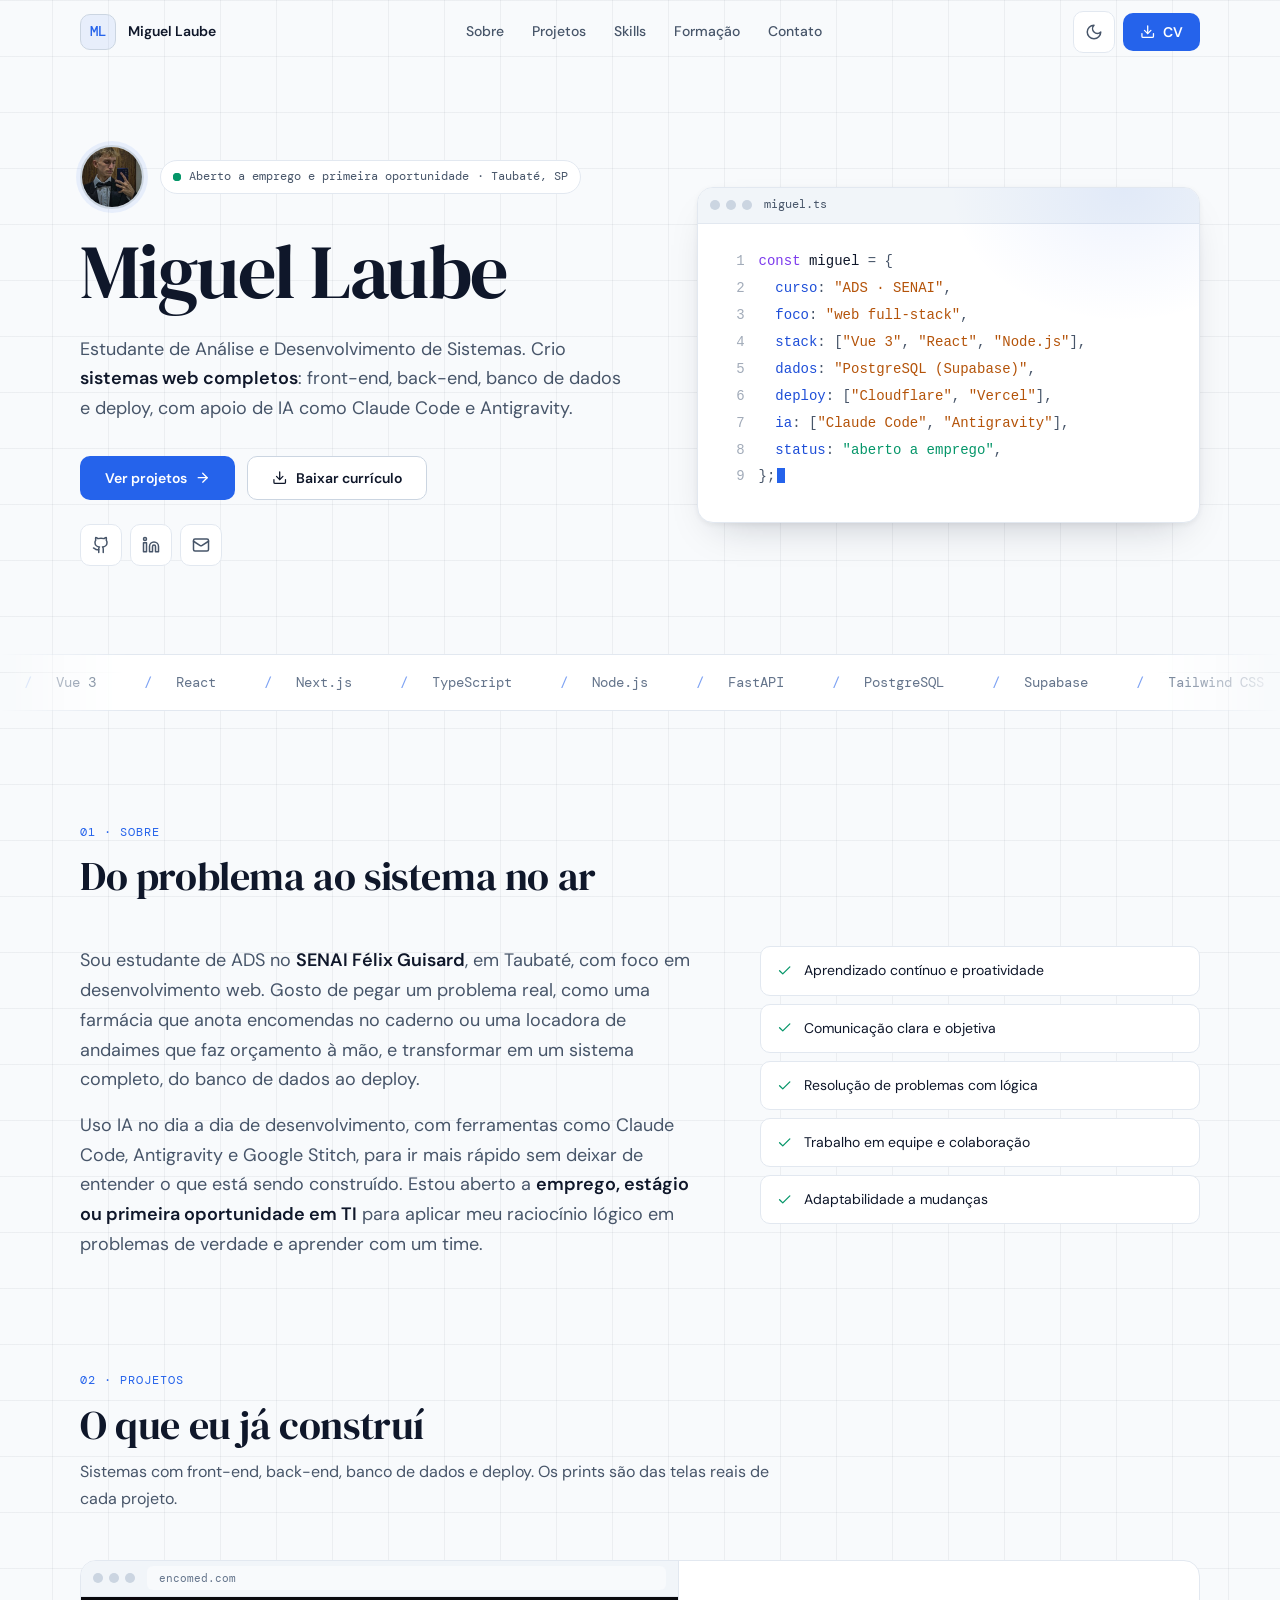
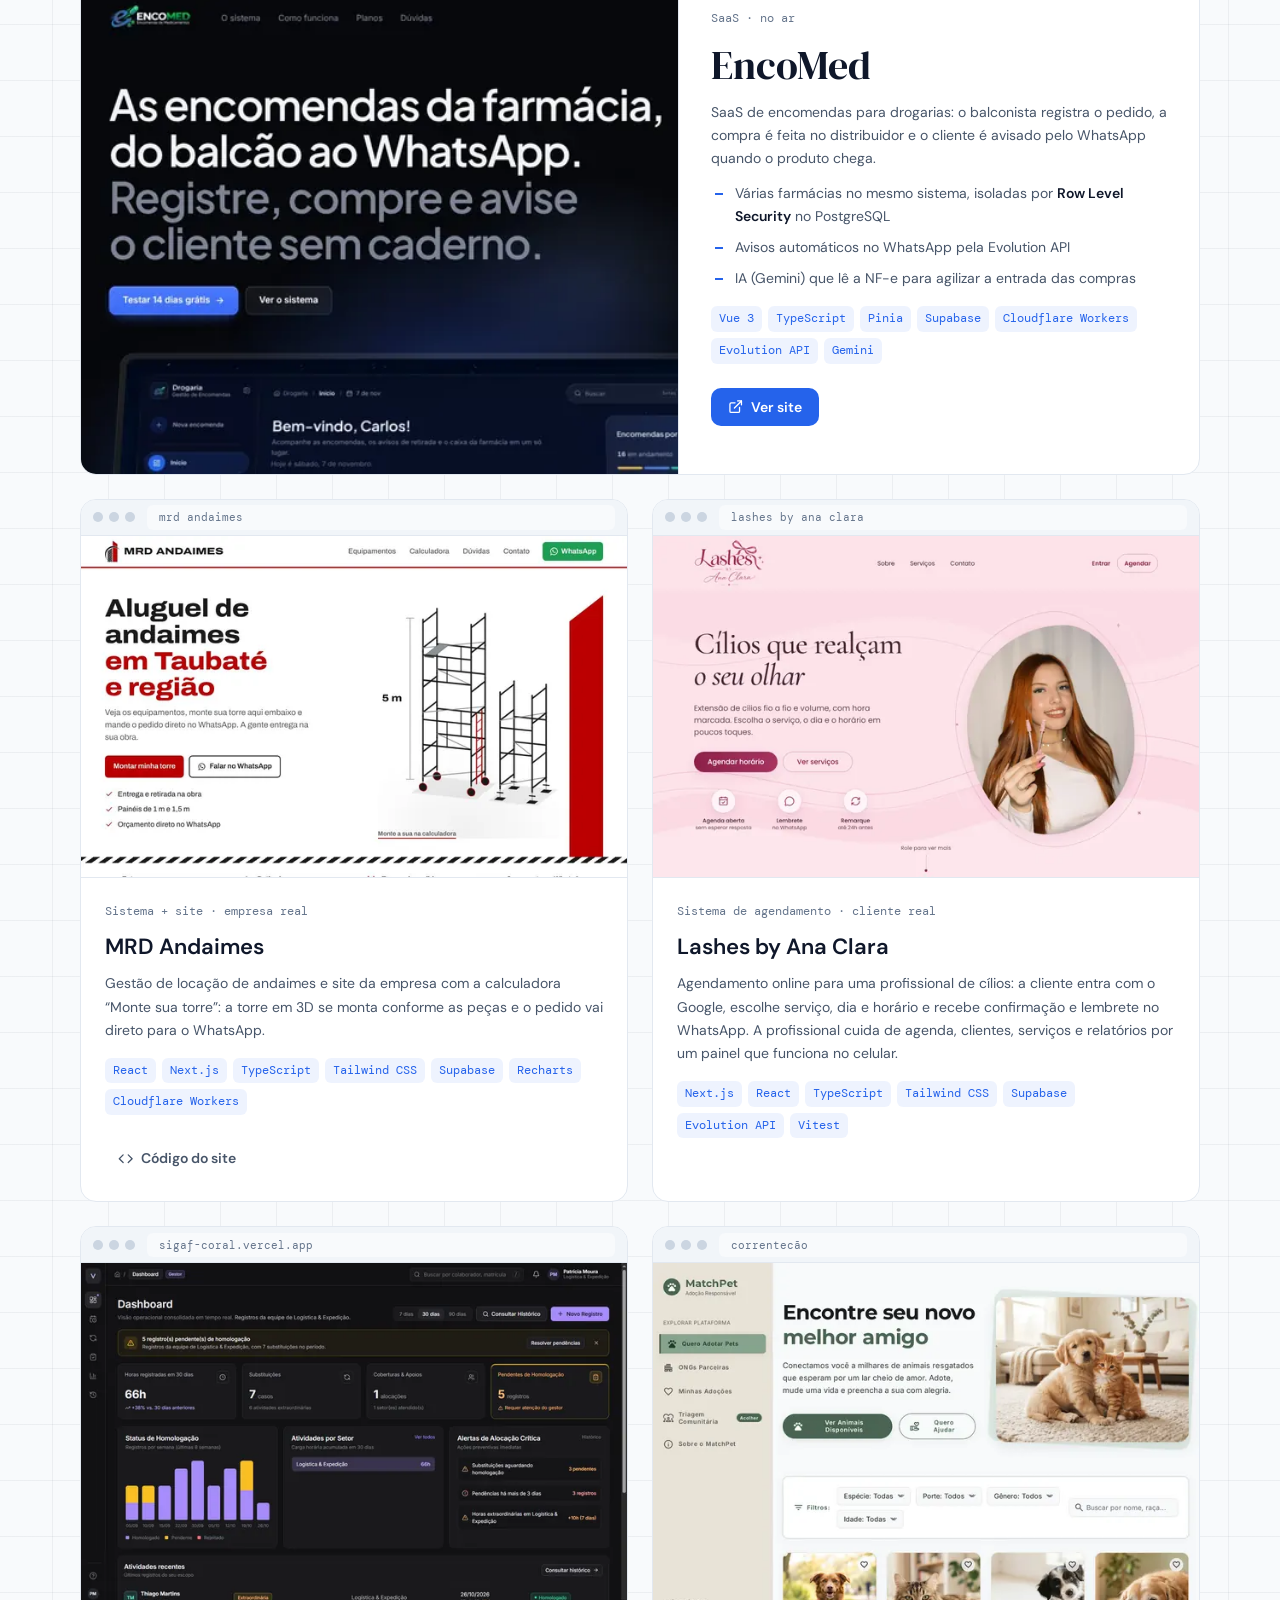
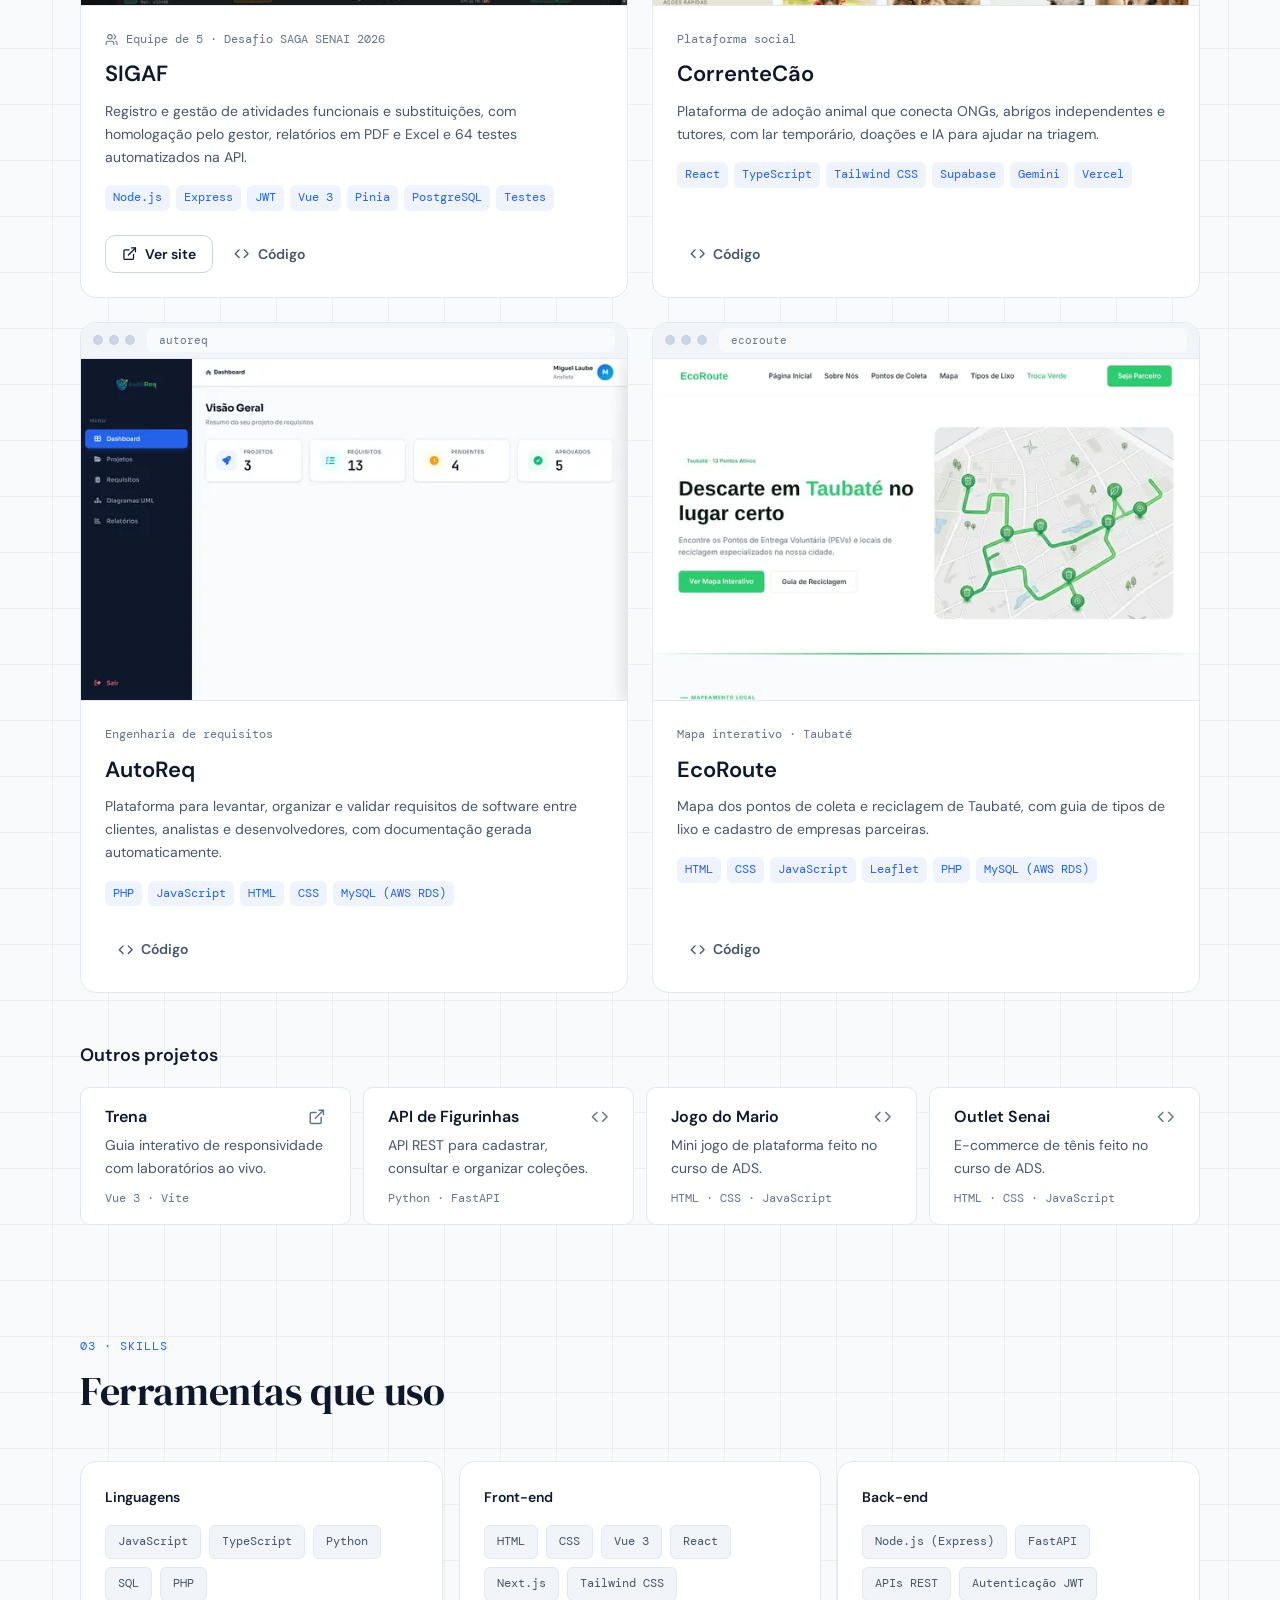
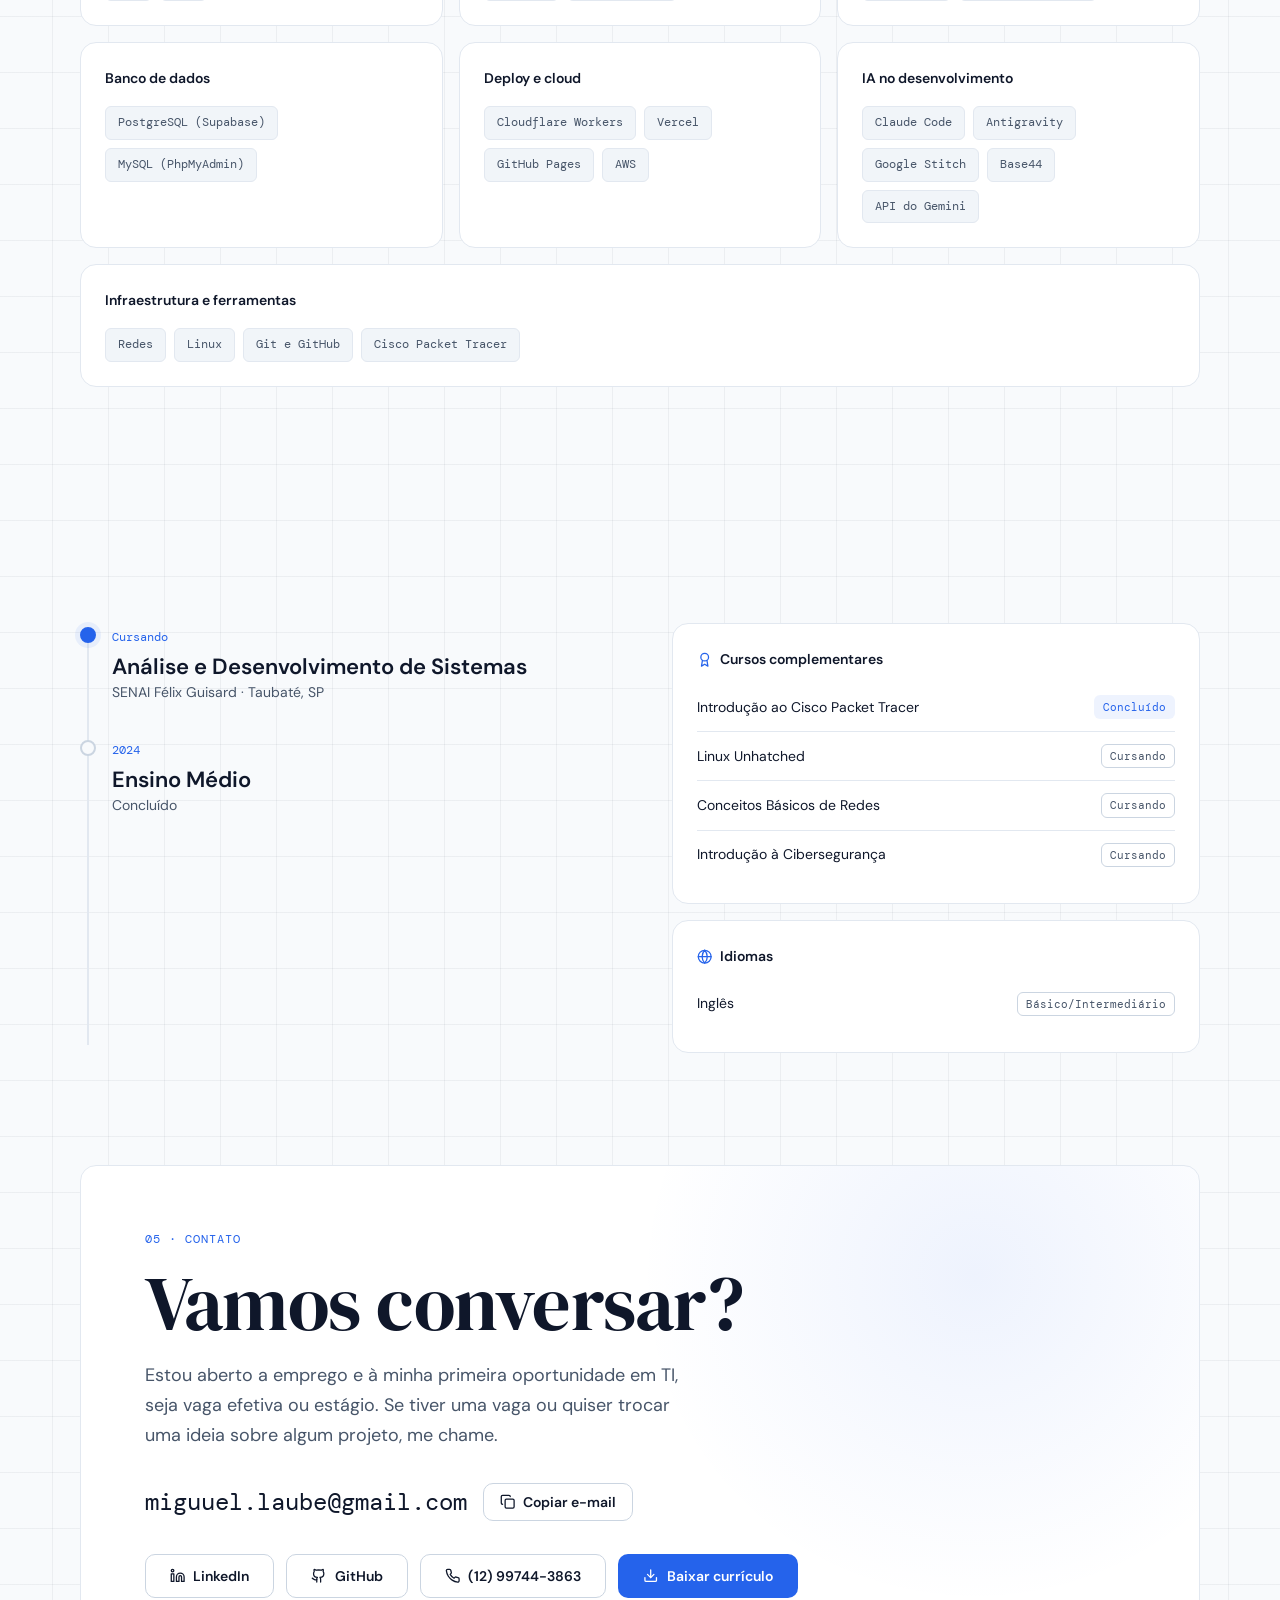
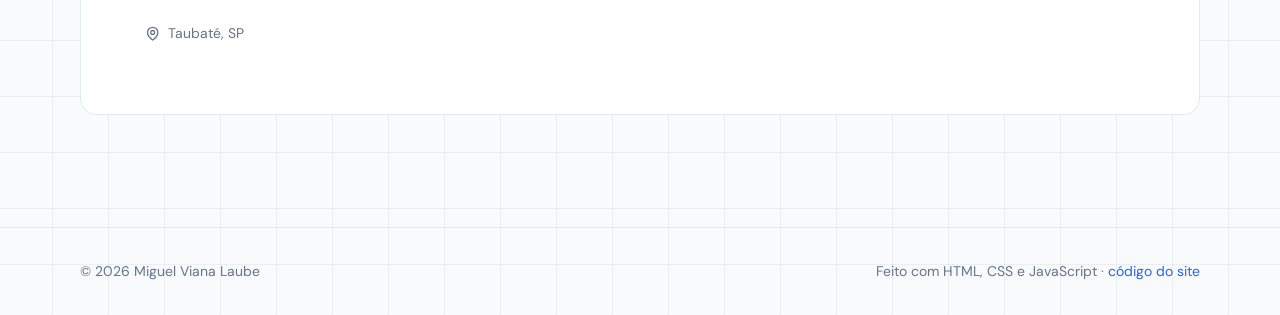
<file: index.html>
<!DOCTYPE html>
<html lang="pt-BR">

<head>
  <meta charset="UTF-8" />
  <meta name="viewport" content="width=device-width, initial-scale=1.0" />
  <title>Miguel Laube · Desenvolvedor Web</title>
  <meta name="description"
    content="Portfólio de Miguel Viana Laube, estudante de ADS no SENAI Félix Guisard (Taubaté, SP). Sistemas web completos: front-end, back-end, banco de dados e deploy." />
  <meta name="theme-color" content="#0a0d14" />
  <meta property="og:type" content="website" />
  <meta property="og:title" content="Miguel Laube · Desenvolvedor Web" />
  <meta property="og:description"
    content="Sistemas web completos: front-end, back-end, banco de dados e deploy. Aberto a estágio, emprego e primeira oportunidade em TI." />
  <meta property="og:image" content="https://miguuellaube.github.io/portifolio/assets/og.png" />
  <meta property="og:url" content="https://miguuellaube.github.io/portifolio/" />
  <meta name="twitter:card" content="summary_large_image" />
  <link rel="icon" href="assets/favicon.svg" type="image/svg+xml" />

  <script>
    // Aplica o tema antes de pintar a página (evita piscar).
    (function () {
      document.documentElement.classList.add('js');
      var t = null;
      try { t = localStorage.getItem('tema'); } catch (e) { }
      if (!t) t = window.matchMedia && matchMedia('(prefers-color-scheme: light)').matches ? 'light' : 'dark';
      document.documentElement.setAttribute('data-theme', t);
    })();
  </script>

  <link rel="preconnect" href="https://fonts.googleapis.com" />
  <link rel="preconnect" href="https://fonts.gstatic.com" crossorigin />
  <link
    href="https://fonts.googleapis.com/css2?family=DM+Mono:wght@400;500&family=DM+Sans:opsz,wght@9..40,400;9..40,500;9..40,600&family=DM+Serif+Display&display=swap"
    rel="stylesheet" />
  <link rel="stylesheet" href="style.css" />
  <script src="script.js" defer></script>
</head>

<body>
  <a class="skip-link" href="#conteudo">Pular para o conteúdo</a>
  <div class="progress" aria-hidden="true"><span></span></div>

  <!-- Ícones (SVG sprite, traço estilo Lucide) -->
  <svg width="0" height="0" style="position:absolute" aria-hidden="true">
    <symbol id="i-github" viewBox="0 0 24 24"><path d="M15 22v-4a4.8 4.8 0 0 0-1-3.5c3 0 6-2 6-5.5.08-1.25-.27-2.48-1-3.5.28-1.15.28-2.35 0-3.5 0 0-1 0-3 1.5-2.64-.5-5.36-.5-8 0C6 2 5 2 5 2c-.3 1.15-.3 2.35 0 3.5A5.4 5.4 0 0 0 4 9c0 3.5 3 5.5 6 5.5-.39.49-.68 1.05-.85 1.65S8.93 17.38 9 18v4"/><path d="M9 18c-4.51 2-5-2-7-2"/></symbol>
    <symbol id="i-linkedin" viewBox="0 0 24 24"><path d="M16 8a6 6 0 0 1 6 6v7h-4v-7a2 2 0 0 0-2-2 2 2 0 0 0-2 2v7h-4v-7a6 6 0 0 1 6-6z"/><rect width="4" height="12" x="2" y="9"/><circle cx="4" cy="4" r="2"/></symbol>
    <symbol id="i-mail" viewBox="0 0 24 24"><rect width="20" height="16" x="2" y="4" rx="2"/><path d="m22 7-8.97 5.7a1.94 1.94 0 0 1-2.06 0L2 7"/></symbol>
    <symbol id="i-phone" viewBox="0 0 24 24"><path d="M22 16.92v3a2 2 0 0 1-2.18 2 19.79 19.79 0 0 1-8.63-3.07 19.5 19.5 0 0 1-6-6 19.79 19.79 0 0 1-3.07-8.67A2 2 0 0 1 4.11 2h3a2 2 0 0 1 2 1.72 12.84 12.84 0 0 0 .7 2.81 2 2 0 0 1-.45 2.11L8.09 9.91a16 16 0 0 0 6 6l1.27-1.27a2 2 0 0 1 2.11-.45 12.84 12.84 0 0 0 2.81.7A2 2 0 0 1 22 16.92z"/></symbol>
    <symbol id="i-download" viewBox="0 0 24 24"><path d="M21 15v4a2 2 0 0 1-2 2H5a2 2 0 0 1-2-2v-4"/><polyline points="7 10 12 15 17 10"/><line x1="12" x2="12" y1="15" y2="3"/></symbol>
    <symbol id="i-arrow" viewBox="0 0 24 24"><path d="M5 12h14"/><path d="m12 5 7 7-7 7"/></symbol>
    <symbol id="i-external" viewBox="0 0 24 24"><path d="M15 3h6v6"/><path d="M10 14 21 3"/><path d="M18 13v6a2 2 0 0 1-2 2H5a2 2 0 0 1-2-2V8a2 2 0 0 1 2-2h6"/></symbol>
    <symbol id="i-code" viewBox="0 0 24 24"><polyline points="16 18 22 12 16 6"/><polyline points="8 6 2 12 8 18"/></symbol>
    <symbol id="i-sun" viewBox="0 0 24 24"><circle cx="12" cy="12" r="4"/><path d="M12 2v2M12 20v2m-7.07-14.07 1.41 1.41m11.32 11.32 1.41 1.41M2 12h2m16 0h2M6.34 17.66l-1.41 1.41M19.07 4.93l-1.41 1.41"/></symbol>
    <symbol id="i-moon" viewBox="0 0 24 24"><path d="M12 3a6 6 0 0 0 9 9 9 9 0 1 1-9-9Z"/></symbol>
    <symbol id="i-menu" viewBox="0 0 24 24"><line x1="4" x2="20" y1="7" y2="7"/><line x1="4" x2="20" y1="12" y2="12"/><line x1="4" x2="20" y1="17" y2="17"/></symbol>
    <symbol id="i-x" viewBox="0 0 24 24"><path d="M18 6 6 18"/><path d="m6 6 12 12"/></symbol>
    <symbol id="i-copy" viewBox="0 0 24 24"><rect width="14" height="14" x="8" y="8" rx="2"/><path d="M4 16c-1.1 0-2-.9-2-2V4c0-1.1.9-2 2-2h10c1.1 0 2 .9 2 2"/></symbol>
    <symbol id="i-check" viewBox="0 0 24 24"><path d="M20 6 9 17l-5-5"/></symbol>
    <symbol id="i-pin" viewBox="0 0 24 24"><path d="M20 10c0 6-8 12-8 12s-8-6-8-12a8 8 0 0 1 16 0Z"/><circle cx="12" cy="10" r="3"/></symbol>
    <symbol id="i-users" viewBox="0 0 24 24"><path d="M16 21v-2a4 4 0 0 0-4-4H6a4 4 0 0 0-4 4v2"/><circle cx="9" cy="7" r="4"/><path d="M22 21v-2a4 4 0 0 0-3-3.87M16 3.13a4 4 0 0 1 0 7.75"/></symbol>
    <symbol id="i-award" viewBox="0 0 24 24"><circle cx="12" cy="8" r="6"/><path d="M15.48 12.89 17 22l-5-3-5 3 1.52-9.11"/></symbol>
    <symbol id="i-globe" viewBox="0 0 24 24"><circle cx="12" cy="12" r="10"/><path d="M12 2a14.5 14.5 0 0 0 0 20 14.5 14.5 0 0 0 0-20"/><path d="M2 12h20"/></symbol>
  </svg>

  <header class="nav" id="nav">
    <div class="nav__inner container">
      <a class="nav__brand" href="#inicio" aria-label="Miguel Laube, início">
        <span class="nav__mono" aria-hidden="true">ML</span>
        <span class="nav__name">Miguel Laube</span>
      </a>

      <nav class="nav__menu" id="menu" aria-label="Principal">
        <ul>
          <li><a href="#sobre">Sobre</a></li>
          <li><a href="#projetos">Projetos</a></li>
          <li><a href="#skills">Skills</a></li>
          <li><a href="#formacao">Formação</a></li>
          <li><a href="#contato">Contato</a></li>
        </ul>
        <a class="btn btn--primary nav__cv-mobile" href="CurriculoMiguelLaube.pdf" download>
          <svg class="icon" aria-hidden="true"><use href="#i-download" /></svg> Baixar currículo
        </a>
      </nav>

      <div class="nav__actions">
        <button class="icon-btn" id="tema" type="button" aria-label="Mudar para tema claro">
          <svg class="icon icon--sun" aria-hidden="true"><use href="#i-sun" /></svg>
          <svg class="icon icon--moon" aria-hidden="true"><use href="#i-moon" /></svg>
        </button>
        <a class="btn btn--primary btn--sm nav__cv" href="CurriculoMiguelLaube.pdf" download>
          <svg class="icon" aria-hidden="true"><use href="#i-download" /></svg> CV
        </a>
        <button class="icon-btn nav__toggle" id="menu-btn" type="button" aria-controls="menu" aria-expanded="false"
          aria-label="Abrir menu">
          <svg class="icon icon--open" aria-hidden="true"><use href="#i-menu" /></svg>
          <svg class="icon icon--close" aria-hidden="true"><use href="#i-x" /></svg>
        </button>
      </div>
    </div>
  </header>

  <main id="conteudo">
    <!-- HERO -->
    <section class="hero container" id="inicio" aria-labelledby="hero-title">
      <div class="hero__text">
        <div class="hero__id intro" style="--d:0">
          <img class="hero__photo" src="foto.jpg" width="200" height="200" alt="Foto de Miguel Laube" />
          <p class="status"><span class="status__dot" aria-hidden="true"></span>Aberto a emprego e primeira oportunidade<span class="status__where"> · Taubaté, SP</span></p>
        </div>

        <h1 class="hero__title intro" id="hero-title" style="--d:1">Miguel Laube</h1>
        <p class="hero__lead intro" style="--d:2">
          Estudante de Análise e Desenvolvimento de Sistemas. Crio <strong>sistemas web completos</strong>:
          front-end, back-end, banco de dados e deploy, com apoio de IA como Claude Code e Antigravity.
        </p>

        <div class="hero__cta intro" style="--d:3">
          <a class="btn btn--primary" href="#projetos">Ver projetos
            <svg class="icon" aria-hidden="true"><use href="#i-arrow" /></svg></a>
          <a class="btn btn--secondary" href="CurriculoMiguelLaube.pdf" download>
            <svg class="icon" aria-hidden="true"><use href="#i-download" /></svg> Baixar currículo</a>
        </div>

        <ul class="hero__social intro" style="--d:4" aria-label="Redes">
          <li><a class="icon-btn" href="https://github.com/MiguuelLaube" target="_blank" rel="noopener"
              aria-label="GitHub"><svg class="icon" aria-hidden="true"><use href="#i-github" /></svg></a></li>
          <li><a class="icon-btn" href="https://www.linkedin.com/in/miguel-laube-67540333a/" target="_blank"
              rel="noopener" aria-label="LinkedIn"><svg class="icon" aria-hidden="true"><use href="#i-linkedin" /></svg></a></li>
          <li><a class="icon-btn" href="mailto:miguuel.laube@gmail.com" aria-label="E-mail"><svg class="icon"
                aria-hidden="true"><use href="#i-mail" /></svg></a></li>
        </ul>
      </div>

      <figure class="code-card intro" style="--d:2" aria-label="Resumo em formato de código">
        <div class="code-card__bar" aria-hidden="true">
          <span class="dots"><i></i><i></i><i></i></span>
          <span class="code-card__tab">miguel.ts</span>
        </div>
        <pre class="code-card__body" id="codigo"><code><span class="ln"><span class="k">const</span> <span class="v">miguel</span> = {</span>
<span class="ln">  <span class="p">curso</span>: <span class="s">"ADS · SENAI"</span>,</span>
<span class="ln">  <span class="p">foco</span>: <span class="s">"web full-stack"</span>,</span>
<span class="ln">  <span class="p">stack</span>: [<span class="s">"Vue 3"</span>, <span class="s">"React"</span>, <span class="s">"Node.js"</span>],</span>
<span class="ln">  <span class="p">dados</span>: <span class="s">"PostgreSQL (Supabase)"</span>,</span>
<span class="ln">  <span class="p">deploy</span>: [<span class="s">"Cloudflare"</span>, <span class="s">"Vercel"</span>],</span>
<span class="ln">  <span class="p">ia</span>: [<span class="s">"Claude Code"</span>, <span class="s">"Antigravity"</span>],</span>
<span class="ln">  <span class="p">status</span>: <span class="s ok">"aberto a emprego"</span>,</span>
<span class="ln">};<span class="caret" aria-hidden="true"></span></span></code></pre>
      </figure>
    </section>

    <!-- FAIXA DE STACK -->
    <div class="marquee" aria-hidden="true">
      <div class="marquee__track">
        <span>Vue 3</span><span>React</span><span>Next.js</span><span>TypeScript</span><span>Node.js</span><span>FastAPI</span><span>PostgreSQL</span><span>Supabase</span><span>Tailwind CSS</span><span>Cloudflare Workers</span><span>Vercel</span><span>AWS</span><span>PHP</span><span>MySQL</span><span>Python</span><span>Git</span>
        <span>Vue 3</span><span>React</span><span>Next.js</span><span>TypeScript</span><span>Node.js</span><span>FastAPI</span><span>PostgreSQL</span><span>Supabase</span><span>Tailwind CSS</span><span>Cloudflare Workers</span><span>Vercel</span><span>AWS</span><span>PHP</span><span>MySQL</span><span>Python</span><span>Git</span>
      </div>
    </div>

    <!-- SOBRE -->
    <section class="section container" id="sobre" aria-labelledby="sobre-title">
      <div class="section__head reveal">
        <p class="eyebrow">01 · Sobre</p>
        <h2 id="sobre-title">Do problema ao sistema no ar</h2>
      </div>
      <div class="about">
        <div class="about__text reveal">
          <p>
            Sou estudante de ADS no <strong>SENAI Félix Guisard</strong>, em Taubaté, com foco em
            desenvolvimento web. Gosto de pegar um problema real, como uma farmácia que anota encomendas no
            caderno ou uma locadora de andaimes que faz orçamento à mão, e transformar em um sistema
            completo, do banco de dados ao deploy.
          </p>
          <p>
            Uso IA no dia a dia de desenvolvimento, com ferramentas como Claude Code, Antigravity e
            Google Stitch, para ir mais rápido sem deixar de entender o que está sendo construído.
            Estou aberto a <strong>emprego, estágio ou primeira oportunidade em TI</strong> para aplicar meu raciocínio lógico em problemas de verdade
            e aprender com um time.
          </p>
        </div>
        <ul class="quals reveal" aria-label="Qualificações">
          <li><svg class="icon" aria-hidden="true"><use href="#i-check" /></svg>Aprendizado contínuo e proatividade</li>
          <li><svg class="icon" aria-hidden="true"><use href="#i-check" /></svg>Comunicação clara e objetiva</li>
          <li><svg class="icon" aria-hidden="true"><use href="#i-check" /></svg>Resolução de problemas com lógica</li>
          <li><svg class="icon" aria-hidden="true"><use href="#i-check" /></svg>Trabalho em equipe e colaboração</li>
          <li><svg class="icon" aria-hidden="true"><use href="#i-check" /></svg>Adaptabilidade a mudanças</li>
        </ul>
      </div>
    </section>

    <!-- PROJETOS -->
    <section class="section container" id="projetos" aria-labelledby="projetos-title">
      <div class="section__head reveal">
        <p class="eyebrow">02 · Projetos</p>
        <h2 id="projetos-title">O que eu já construí</h2>
        <p class="section__sub">Sistemas com front-end, back-end, banco de dados e deploy. Os prints são das telas reais de cada projeto.</p>
      </div>

      <!-- Destaque: EncoMed -->
      <article class="project project--featured reveal">
        <a class="shot" href="https://encomed.com" target="_blank" rel="noopener" tabindex="-1" aria-hidden="true">
          <span class="shot__bar"><span class="dots"><i></i><i></i><i></i></span><span class="shot__url">encomed.com</span></span>
          <span class="shot__img">
            <img src="assets/projetos/encomed.webp"
              srcset="assets/projetos/encomed-640.webp 640w, assets/projetos/encomed.webp 1280w"
              sizes="(min-width: 960px) 620px, 100vw" width="1280" height="800" loading="lazy"
              alt="Página inicial do EncoMed: 'As encomendas da farmácia, do balcão ao WhatsApp', com o painel do sistema abaixo" />
          </span>
        </a>
        <div class="project__body">
          <p class="project__kind">SaaS · no ar</p>
          <h3>EncoMed</h3>
          <p class="project__desc">SaaS de encomendas para drogarias: o balconista registra o pedido, a compra é
            feita no distribuidor e o cliente é avisado pelo WhatsApp quando o produto chega.</p>
          <ul class="project__points">
            <li>Várias farmácias no mesmo sistema, isoladas por <strong>Row Level Security</strong> no PostgreSQL</li>
            <li>Avisos automáticos no WhatsApp pela Evolution API</li>
            <li>IA (Gemini) que lê a NF-e para agilizar a entrada das compras</li>
          </ul>
          <ul class="tags" aria-label="Tecnologias">
            <li>Vue 3</li><li>TypeScript</li><li>Pinia</li><li>Supabase</li><li>Cloudflare Workers</li><li>Evolution API</li><li>Gemini</li>
          </ul>
          <div class="project__links">
            <a class="btn btn--primary btn--sm" href="https://encomed.com" target="_blank" rel="noopener">
              <svg class="icon" aria-hidden="true"><use href="#i-external" /></svg> Ver site</a>
          </div>
        </div>
      </article>

      <div class="projects-grid">
        <!-- MRD Andaimes -->
        <article class="project reveal">
          <a class="shot" href="https://github.com/MiguuelLaube/mrd-adnaimes-site" target="_blank" rel="noopener" tabindex="-1" aria-hidden="true">
            <span class="shot__bar"><span class="dots"><i></i><i></i><i></i></span><span class="shot__url">mrd andaimes</span></span>
            <span class="shot__img">
              <img src="assets/projetos/mrd-andaimes.webp"
                srcset="assets/projetos/mrd-andaimes-640.webp 640w, assets/projetos/mrd-andaimes.webp 1280w"
                sizes="(min-width: 960px) 540px, 100vw" width="1280" height="800" loading="lazy"
                alt="Site da MRD Andaimes: 'Aluguel de andaimes em Taubaté e região' com a torre de andaime em 3D" />
            </span>
          </a>
          <div class="project__body">
            <p class="project__kind">Sistema + site · empresa real</p>
            <h3>MRD Andaimes</h3>
            <p class="project__desc">Gestão de locação de andaimes e site da empresa com a calculadora “Monte sua
              torre”: a torre em 3D se monta conforme as peças e o pedido vai direto para o WhatsApp.</p>
            <ul class="tags" aria-label="Tecnologias">
              <li>React</li><li>Next.js</li><li>TypeScript</li><li>Tailwind CSS</li><li>Supabase</li><li>Recharts</li><li>Cloudflare Workers</li>
            </ul>
            <div class="project__links">
              <a class="btn btn--quiet btn--sm" href="https://github.com/MiguuelLaube/mrd-adnaimes-site" target="_blank" rel="noopener">
                <svg class="icon" aria-hidden="true"><use href="#i-code" /></svg> Código do site</a>
            </div>
          </div>
        </article>

        <!-- Lashes by Ana Clara -->
        <article class="project reveal">
          <div class="shot" aria-hidden="true">
            <span class="shot__bar"><span class="dots"><i></i><i></i><i></i></span><span class="shot__url">lashes by ana clara</span></span>
            <span class="shot__img">
              <img src="assets/projetos/lashes.webp"
                srcset="assets/projetos/lashes-640.webp 640w, assets/projetos/lashes.webp 1280w"
                sizes="(min-width: 960px) 540px, 100vw" width="1280" height="800" loading="lazy"
                alt="Site da Lashes by Ana Clara: 'Cílios que realçam o seu olhar', com botão de agendar horário" />
            </span>
          </div>
          <div class="project__body">
            <p class="project__kind">Sistema de agendamento · cliente real</p>
            <h3>Lashes by Ana Clara</h3>
            <p class="project__desc">Agendamento online para uma profissional de cílios: a cliente entra com o Google,
              escolhe serviço, dia e horário e recebe confirmação e lembrete no WhatsApp. A profissional cuida de agenda,
              clientes, serviços e relatórios por um painel que funciona no celular.</p>
            <ul class="tags" aria-label="Tecnologias">
              <li>Next.js</li><li>React</li><li>TypeScript</li><li>Tailwind CSS</li><li>Supabase</li><li>Evolution API</li><li>Vitest</li>
            </ul>
          </div>
        </article>

        <!-- SIGAF -->
        <article class="project reveal">
          <a class="shot" href="https://sigaf-coral.vercel.app" target="_blank" rel="noopener" tabindex="-1" aria-hidden="true">
            <span class="shot__bar"><span class="dots"><i></i><i></i><i></i></span><span class="shot__url">sigaf-coral.vercel.app</span></span>
            <span class="shot__img">
              <img src="assets/projetos/sigaf.webp"
                srcset="assets/projetos/sigaf-640.webp 640w, assets/projetos/sigaf.webp 1280w"
                sizes="(min-width: 960px) 540px, 100vw" width="1280" height="800" loading="lazy"
                alt="Dashboard do gestor no SIGAF com horas registradas, substituições e gráfico de homologação" />
            </span>
          </a>
          <div class="project__body">
            <p class="project__kind"><svg class="icon" aria-hidden="true"><use href="#i-users" /></svg> Equipe de 5 · Desafio SAGA SENAI 2026</p>
            <h3>SIGAF</h3>
            <p class="project__desc">Registro e gestão de atividades funcionais e substituições, com homologação pelo
              gestor, relatórios em PDF e Excel e 64 testes automatizados na API.</p>
            <ul class="tags" aria-label="Tecnologias">
              <li>Node.js</li><li>Express</li><li>JWT</li><li>Vue 3</li><li>Pinia</li><li>PostgreSQL</li><li>Testes</li>
            </ul>
            <div class="project__links">
              <a class="btn btn--secondary btn--sm" href="https://sigaf-coral.vercel.app" target="_blank" rel="noopener">
                <svg class="icon" aria-hidden="true"><use href="#i-external" /></svg> Ver site</a>
              <a class="btn btn--quiet btn--sm" href="https://github.com/JonathanWillian-hub/SIGAF" target="_blank" rel="noopener">
                <svg class="icon" aria-hidden="true"><use href="#i-code" /></svg> Código</a>
            </div>
          </div>
        </article>

        <!-- CorrenteCão -->
        <article class="project reveal">
          <a class="shot" href="https://github.com/MiguuelLaube/CorreC-o" target="_blank" rel="noopener" tabindex="-1" aria-hidden="true">
            <span class="shot__bar"><span class="dots"><i></i><i></i><i></i></span><span class="shot__url">correntecão</span></span>
            <span class="shot__img">
              <img src="assets/projetos/correntecao.webp"
                srcset="assets/projetos/correntecao-640.webp 640w, assets/projetos/correntecao.webp 1280w"
                sizes="(min-width: 960px) 540px, 100vw" width="1280" height="800" loading="lazy"
                alt="Tela de adoção do CorrenteCão: 'Encontre seu novo melhor amigo', com filtros e cards de cães e gatos" />
            </span>
          </a>
          <div class="project__body">
            <p class="project__kind">Plataforma social</p>
            <h3>CorrenteCão</h3>
            <p class="project__desc">Plataforma de adoção animal que conecta ONGs, abrigos independentes e tutores,
              com lar temporário, doações e IA para ajudar na triagem.</p>
            <ul class="tags" aria-label="Tecnologias">
              <li>React</li><li>TypeScript</li><li>Tailwind CSS</li><li>Supabase</li><li>Gemini</li><li>Vercel</li>
            </ul>
            <div class="project__links">
              <a class="btn btn--quiet btn--sm" href="https://github.com/MiguuelLaube/CorreC-o" target="_blank" rel="noopener">
                <svg class="icon" aria-hidden="true"><use href="#i-code" /></svg> Código</a>
            </div>
          </div>
        </article>

        <!-- AutoReq -->
        <article class="project reveal">
          <a class="shot" href="https://github.com/gabrielmorais27/AutoReq" target="_blank" rel="noopener" tabindex="-1" aria-hidden="true">
            <span class="shot__bar"><span class="dots"><i></i><i></i><i></i></span><span class="shot__url">autoreq</span></span>
            <span class="shot__img">
              <img src="assets/projetos/autoreq.webp"
                srcset="assets/projetos/autoreq-640.webp 640w, assets/projetos/autoreq.webp 1280w"
                sizes="(min-width: 960px) 540px, 100vw" width="1280" height="800" loading="lazy"
                alt="Dashboard do AutoReq com o resumo de projetos, requisitos, pendentes e aprovados" />
            </span>
          </a>
          <div class="project__body">
            <p class="project__kind">Engenharia de requisitos</p>
            <h3>AutoReq</h3>
            <p class="project__desc">Plataforma para levantar, organizar e validar requisitos de software entre
              clientes, analistas e desenvolvedores, com documentação gerada automaticamente.</p>
            <ul class="tags" aria-label="Tecnologias">
              <li>PHP</li><li>JavaScript</li><li>HTML</li><li>CSS</li><li>MySQL (AWS RDS)</li>
            </ul>
            <div class="project__links">
              <a class="btn btn--quiet btn--sm" href="https://github.com/gabrielmorais27/AutoReq" target="_blank" rel="noopener">
                <svg class="icon" aria-hidden="true"><use href="#i-code" /></svg> Código</a>
            </div>
          </div>
        </article>

        <!-- EcoRoute -->
        <article class="project reveal">
          <a class="shot" href="https://github.com/luizcarlosdvj-ops/EcoRoute" target="_blank" rel="noopener" tabindex="-1" aria-hidden="true">
            <span class="shot__bar"><span class="dots"><i></i><i></i><i></i></span><span class="shot__url">ecoroute</span></span>
            <span class="shot__img">
              <img src="assets/projetos/ecoroute.webp"
                srcset="assets/projetos/ecoroute-640.webp 640w, assets/projetos/ecoroute.webp 1280w"
                sizes="(min-width: 960px) 540px, 100vw" width="1280" height="800" loading="lazy"
                alt="Página inicial do EcoRoute: 'Descarte em Taubaté no lugar certo', com mapa ilustrado de rotas e pontos de coleta" />
            </span>
          </a>
          <div class="project__body">
            <p class="project__kind">Mapa interativo · Taubaté</p>
            <h3>EcoRoute</h3>
            <p class="project__desc">Mapa dos pontos de coleta e reciclagem de Taubaté, com guia de tipos de lixo e
              cadastro de empresas parceiras.</p>
            <ul class="tags" aria-label="Tecnologias">
              <li>HTML</li><li>CSS</li><li>JavaScript</li><li>Leaflet</li><li>PHP</li><li>MySQL (AWS RDS)</li>
            </ul>
            <div class="project__links">
              <a class="btn btn--quiet btn--sm" href="https://github.com/luizcarlosdvj-ops/EcoRoute" target="_blank" rel="noopener">
                <svg class="icon" aria-hidden="true"><use href="#i-code" /></svg> Código</a>
            </div>
          </div>
        </article>
      </div>

      <!-- Outros -->
      <div class="others reveal">
        <h3 class="others__title">Outros projetos</h3>
        <ul class="others__list">
          <li>
            <a href="https://miguuellaube.github.io/trena/" target="_blank" rel="noopener">
              <span class="others__name">Trena <svg class="icon" aria-hidden="true"><use href="#i-external" /></svg></span>
              <span class="others__desc">Guia interativo de responsividade com laboratórios ao vivo.</span>
              <span class="others__tech">Vue 3 · Vite</span>
            </a>
          </li>
          <li>
            <a href="https://github.com/MiguuelLaube/API-de-figurinhas" target="_blank" rel="noopener">
              <span class="others__name">API de Figurinhas <svg class="icon" aria-hidden="true"><use href="#i-code" /></svg></span>
              <span class="others__desc">API REST para cadastrar, consultar e organizar coleções.</span>
              <span class="others__tech">Python · FastAPI</span>
            </a>
          </li>
          <li>
            <a href="https://github.com/MiguuelLaube/Jogomario" target="_blank" rel="noopener">
              <span class="others__name">Jogo do Mario <svg class="icon" aria-hidden="true"><use href="#i-code" /></svg></span>
              <span class="others__desc">Mini jogo de plataforma feito no curso de ADS.</span>
              <span class="others__tech">HTML · CSS · JavaScript</span>
            </a>
          </li>
          <li>
            <a href="https://github.com/MiguuelLaube/Site-Tenis-Senai-Outlet" target="_blank" rel="noopener">
              <span class="others__name">Outlet Senai <svg class="icon" aria-hidden="true"><use href="#i-code" /></svg></span>
              <span class="others__desc">E-commerce de tênis feito no curso de ADS.</span>
              <span class="others__tech">HTML · CSS · JavaScript</span>
            </a>
          </li>
        </ul>
      </div>
    </section>

    <!-- SKILLS -->
    <section class="section container" id="skills" aria-labelledby="skills-title">
      <div class="section__head reveal">
        <p class="eyebrow">03 · Skills</p>
        <h2 id="skills-title">Ferramentas que uso</h2>
      </div>
      <div class="skills">
        <div class="skill-group reveal">
          <h3>Linguagens</h3>
          <ul class="chips"><li>JavaScript</li><li>TypeScript</li><li>Python</li><li>SQL</li><li>PHP</li></ul>
        </div>
        <div class="skill-group reveal">
          <h3>Front-end</h3>
          <ul class="chips"><li>HTML</li><li>CSS</li><li>Vue 3</li><li>React</li><li>Next.js</li><li>Tailwind CSS</li></ul>
        </div>
        <div class="skill-group reveal">
          <h3>Back-end</h3>
          <ul class="chips"><li>Node.js (Express)</li><li>FastAPI</li><li>APIs REST</li><li>Autenticação JWT</li></ul>
        </div>
        <div class="skill-group reveal">
          <h3>Banco de dados</h3>
          <ul class="chips"><li>PostgreSQL (Supabase)</li><li>MySQL (PhpMyAdmin)</li></ul>
        </div>
        <div class="skill-group reveal">
          <h3>Deploy e cloud</h3>
          <ul class="chips"><li>Cloudflare Workers</li><li>Vercel</li><li>GitHub Pages</li><li>AWS</li></ul>
        </div>
        <div class="skill-group reveal">
          <h3>IA no desenvolvimento</h3>
          <ul class="chips"><li>Claude Code</li><li>Antigravity</li><li>Google Stitch</li><li>Base44</li><li>API do Gemini</li></ul>
        </div>
        <div class="skill-group skill-group--wide reveal">
          <h3>Infraestrutura e ferramentas</h3>
          <ul class="chips"><li>Redes</li><li>Linux</li><li>Git e GitHub</li><li>Cisco Packet Tracer</li></ul>
        </div>
      </div>
    </section>

    <!-- FORMAÇÃO -->
    <section class="section container" id="formacao" aria-labelledby="formacao-title">
      <div class="section__head reveal">
        <p class="eyebrow">04 · Formação</p>
        <h2 id="formacao-title">Onde estou aprendendo</h2>
      </div>
      <div class="edu">
        <ol class="timeline reveal" aria-label="Formação acadêmica">
          <li class="timeline__item timeline__item--now">
            <span class="timeline__when">Cursando</span>
            <h3>Análise e Desenvolvimento de Sistemas</h3>
            <p>SENAI Félix Guisard · Taubaté, SP</p>
          </li>
          <li class="timeline__item">
            <span class="timeline__when">2024</span>
            <h3>Ensino Médio</h3>
            <p>Concluído</p>
          </li>
        </ol>

        <div class="edu__side">
          <div class="card reveal">
            <h3 class="card__title"><svg class="icon" aria-hidden="true"><use href="#i-award" /></svg> Cursos complementares</h3>
            <ul class="courses">
              <li><span>Introdução ao Cisco Packet Tracer</span><span class="badge badge--done">Concluído</span></li>
              <li><span>Linux Unhatched</span><span class="badge">Cursando</span></li>
              <li><span>Conceitos Básicos de Redes</span><span class="badge">Cursando</span></li>
              <li><span>Introdução à Cibersegurança</span><span class="badge">Cursando</span></li>
            </ul>
          </div>
          <div class="card reveal">
            <h3 class="card__title"><svg class="icon" aria-hidden="true"><use href="#i-globe" /></svg> Idiomas</h3>
            <ul class="courses">
              <li><span>Inglês</span><span class="badge">Básico/Intermediário</span></li>
            </ul>
          </div>
        </div>
      </div>
    </section>

    <!-- CONTATO -->
    <section class="section container" id="contato" aria-labelledby="contato-title">
      <div class="contact reveal">
        <p class="eyebrow">05 · Contato</p>
        <h2 id="contato-title">Vamos conversar?</h2>
        <p class="contact__lead">Estou aberto a emprego e à minha primeira oportunidade em TI, seja vaga efetiva ou estágio. Se tiver uma vaga ou quiser trocar uma ideia sobre
          algum projeto, me chame.</p>

        <div class="contact__email">
          <a class="contact__address" href="mailto:miguuel.laube@gmail.com">miguuel.laube@gmail.com</a>
          <button class="btn btn--secondary btn--sm" type="button" id="copiar" data-email="miguuel.laube@gmail.com">
            <svg class="icon" aria-hidden="true"><use href="#i-copy" /></svg><span>Copiar e-mail</span>
          </button>
        </div>

        <ul class="contact__links">
          <li><a class="btn btn--secondary" href="https://www.linkedin.com/in/miguel-laube-67540333a/" target="_blank" rel="noopener">
              <svg class="icon" aria-hidden="true"><use href="#i-linkedin" /></svg> LinkedIn</a></li>
          <li><a class="btn btn--secondary" href="https://github.com/MiguuelLaube" target="_blank" rel="noopener">
              <svg class="icon" aria-hidden="true"><use href="#i-github" /></svg> GitHub</a></li>
          <li><a class="btn btn--secondary" href="https://wa.me/5512997443863" target="_blank" rel="noopener">
              <svg class="icon" aria-hidden="true"><use href="#i-phone" /></svg> (12) 99744-3863</a></li>
          <li><a class="btn btn--primary" href="CurriculoMiguelLaube.pdf" download>
              <svg class="icon" aria-hidden="true"><use href="#i-download" /></svg> Baixar currículo</a></li>
        </ul>
        <p class="contact__where"><svg class="icon" aria-hidden="true"><use href="#i-pin" /></svg> Taubaté, SP</p>
      </div>
    </section>
  </main>

  <footer class="footer">
    <div class="container footer__inner">
      <p>© <span id="ano">2026</span> Miguel Viana Laube</p>
      <p>Feito com HTML, CSS e JavaScript · <a href="https://github.com/MiguuelLaube/portifolio" target="_blank" rel="noopener">código do site</a></p>
    </div>
  </footer>

  <div class="toast" id="toast" role="status" aria-live="polite"></div>
</body>

</html>
</file>
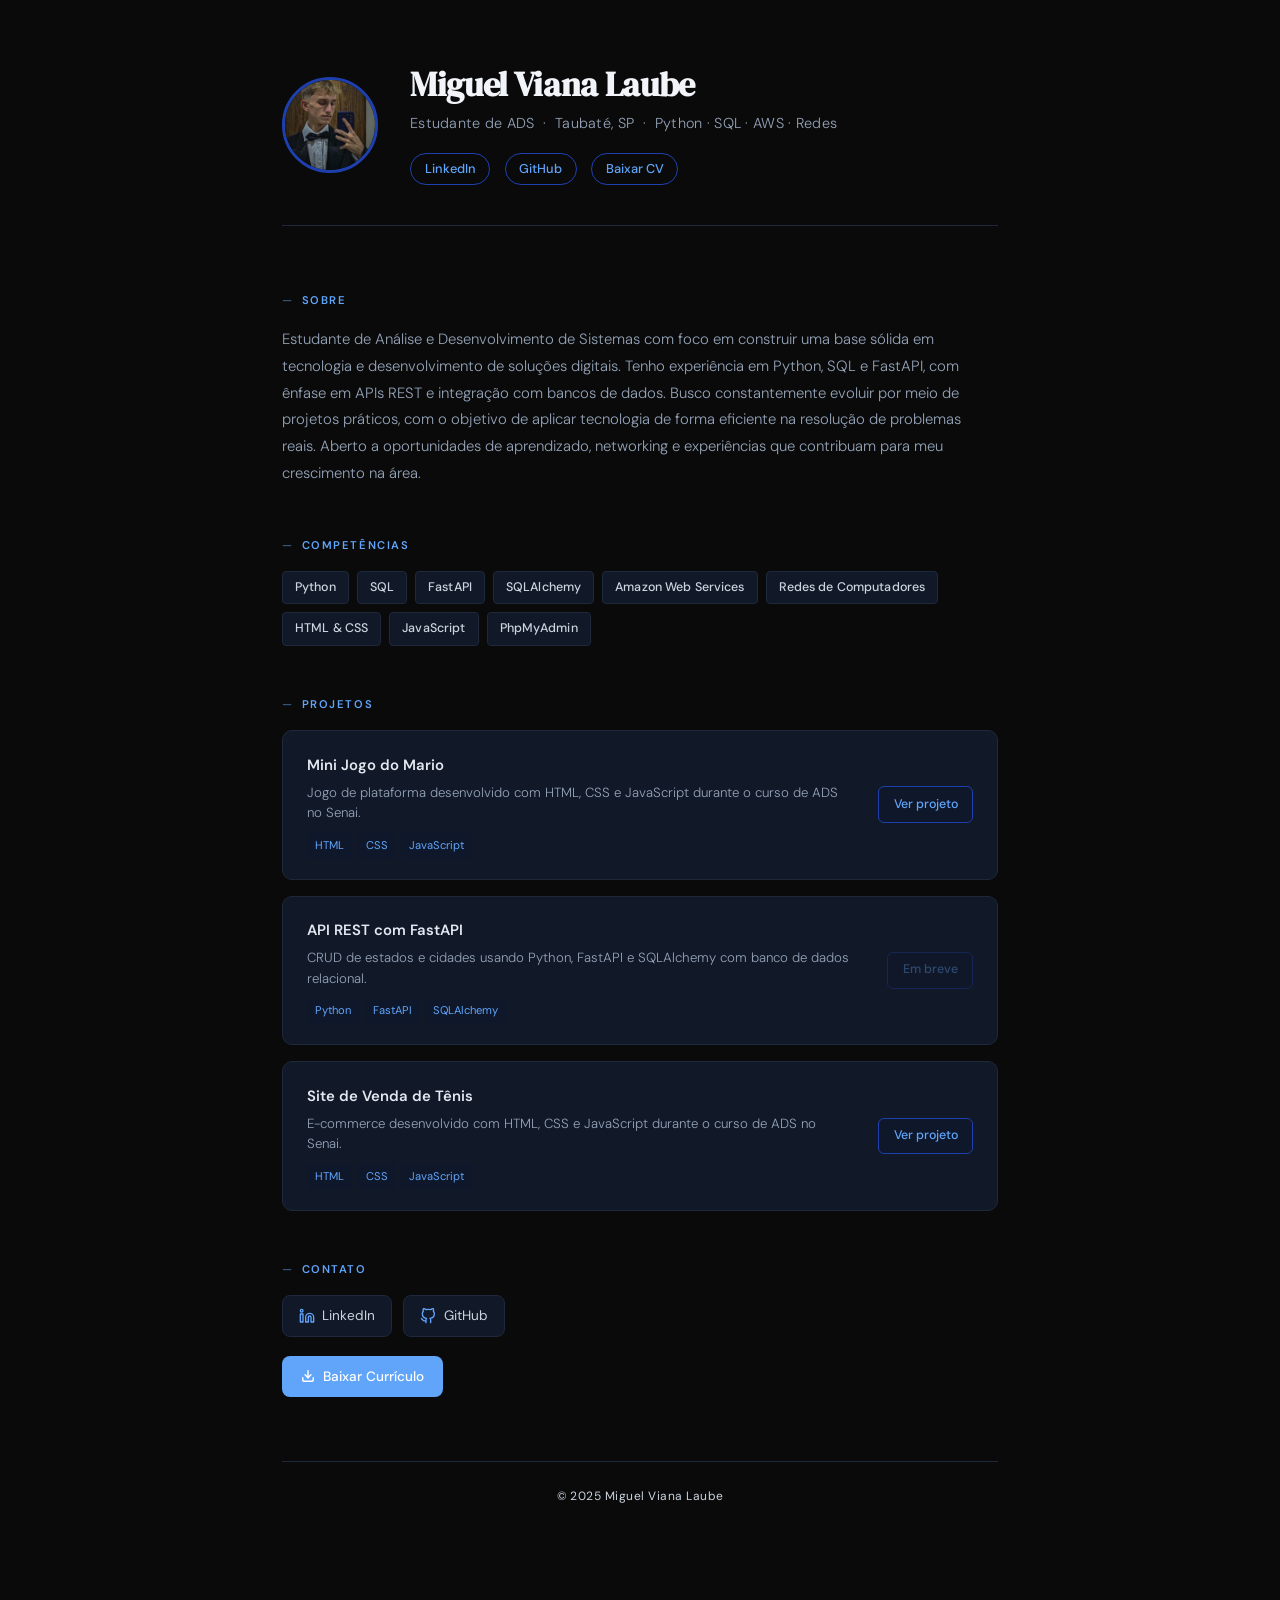
<file: portifolio/portfolio.html>
<!DOCTYPE html>
<html lang="pt-BR">
<head>
  <meta charset="UTF-8"/>
  <meta name="viewport" content="width=device-width, initial-scale=1.0"/>
  <title>Miguel Viana Laube — Portfólio</title>
  <link href="https://fonts.googleapis.com/css2?family=DM+Serif+Display:ital@0;1&family=DM+Sans:ital,opsz,wght@0,9..40,300;0,9..40,400;0,9..40,500;0,9..40,600;1,9..40,300&display=swap" rel="stylesheet"/>
  <style>
    :root {
      --navy: #e2e8f0;
      --blue: #60a5fa;
      --blue-mid: #3b82f6;
      --blue-light: #1e40af;
      --ink: #cbd5e1;
      --muted: #94a3b8;
      --border: #1e293b;
      --bg: #0a0a0a;
      --white: #111827;
      --accent: #0f172a;
    }

    *, *::before, *::after { box-sizing: border-box; margin: 0; padding: 0; }

    html { scroll-behavior: smooth; }

    body {
      font-family: 'DM Sans', sans-serif;
      background: var(--bg);
      color: var(--ink);
      max-width: 780px;
      margin: 0 auto;
      padding: 4rem 2rem 6rem;
      font-size: 15px;
      line-height: 1.75;
    }

    
    header {
      display: flex;
      align-items: center;
      gap: 2rem;
      margin-bottom: 4rem;
      padding-bottom: 2.5rem;
      border-bottom: 1px solid var(--border);
    }

    .avatar-wrapper {
      flex-shrink: 0;
      width: 96px;
      height: 96px;
      border-radius: 50%;
      overflow: hidden;
      background: var(--accent);
      border: 3px solid var(--blue-light);
      display: flex;
      align-items: center;
      justify-content: center;
      position: relative;
    }

    .avatar-wrapper img {
      width: 100%;
      height: 100%;
      object-fit: cover;
      display: block;
    }

    .avatar-placeholder {
      font-size: 2.4rem;
      color: var(--blue-mid);
      user-select: none;
      line-height: 1;
    }

    .avatar-label {
      position: absolute;
      bottom: -22px;
      left: 50%;
      transform: translateX(-50%);
      font-size: 0.65rem;
      color: var(--muted);
      white-space: nowrap;
      font-style: italic;
      pointer-events: none;
    }

    .header-text h1 {
      font-family: 'DM Serif Display', serif;
      font-size: 2.1rem;
      color: #f1f5f9;
      line-height: 1.2;
      letter-spacing: -0.01em;
    }

    .header-text .tagline {
      color: var(--muted);
      font-size: 0.9rem;
      margin-top: 0.4rem;
      font-weight: 300;
      letter-spacing: 0.02em;
    }

    .header-links {
      display: flex;
      gap: 0.9rem;
      margin-top: 1rem;
      flex-wrap: wrap;
    }

    .header-links a {
      font-size: 0.8rem;
      font-weight: 500;
      color: var(--blue);
      text-decoration: none;
      border: 1px solid var(--blue-light);
      border-radius: 99px;
      padding: 0.25rem 0.85rem;
      transition: background 0.18s, color 0.18s;
    }

    .header-links a:hover {
      background: var(--blue);
      color: #fff;
      border-color: var(--blue);
    }

   
    section { margin-bottom: 3rem; }

    .section-label {
      font-size: 0.7rem;
      text-transform: uppercase;
      letter-spacing: 0.14em;
      color: var(--blue);
      font-weight: 600;
      margin-bottom: 1rem;
    }

    .section-label::before {
      content: '—';
      margin-right: 0.5rem;
      opacity: 0.5;
    }

    p {
      color: #94a3b8;
      font-size: 0.93rem;
      font-weight: 300;
      line-height: 1.8;
    }

   
    .skills {
      display: flex;
      flex-wrap: wrap;
      gap: 0.5rem;
    }

    .skill {
      font-size: 0.78rem;
      font-weight: 500;
      color: #cbd5e1;
      background: var(--white);
      border: 1px solid var(--border);
      border-radius: 4px;
      padding: 0.3rem 0.75rem;
      letter-spacing: 0.01em;
      transition: border-color 0.15s, background 0.15s;
    }

    .skill:hover {
      border-color: var(--blue-light);
      background: var(--accent);
    }

    
    .projects-grid {
      display: grid;
      gap: 1rem;
    }

    .project-card {
      background: var(--white);
      border: 1px solid var(--border);
      border-radius: 10px;
      padding: 1.3rem 1.5rem;
      display: flex;
      justify-content: space-between;
      align-items: flex-start;
      gap: 1.5rem;
      transition: box-shadow 0.2s, border-color 0.2s;
    }

    .project-card:hover {
      box-shadow: 0 4px 20px rgba(29, 78, 216, 0.08);
      border-color: var(--blue-light);
    }

    .project-body { flex: 1; }

    .project-body strong {
      display: block;
      font-size: 0.93rem;
      font-weight: 600;
      color: #e2e8f0;
      margin-bottom: 0.3rem;
    }

    .project-body p {
      font-size: 0.83rem;
      color: var(--muted);
      line-height: 1.55;
    }

    .project-tags {
      display: flex;
      flex-wrap: wrap;
      gap: 0.35rem;
      margin-top: 0.6rem;
    }

    .project-tag {
      font-size: 0.7rem;
      color: var(--blue);
      background: var(--accent);
      border-radius: 3px;
      padding: 0.15rem 0.5rem;
    }

    .btn-link {
      display: inline-block;
      font-size: 0.78rem;
      font-weight: 500;
      color: var(--blue);
      background: var(--accent);
      border: 1px solid var(--blue-light);
      border-radius: 6px;
      padding: 0.4rem 0.9rem;
      text-decoration: none;
      white-space: nowrap;
      flex-shrink: 0;
      align-self: center;
      transition: background 0.18s, color 0.18s;
    }

    .btn-link:hover {
      background: var(--blue);
      color: #fff;
      border-color: var(--blue);
    }

    .btn-link.disabled {
      opacity: 0.35;
      pointer-events: none;
    }

   
    .contact-row {
      display: flex;
      flex-wrap: wrap;
      gap: 0.7rem;
      margin-top: 0.5rem;
    }

    .contact-item {
      display: flex;
      align-items: center;
      gap: 0.45rem;
      font-size: 0.85rem;
      color: #cbd5e1;
      text-decoration: none;
      font-weight: 400;
      border: 1px solid var(--border);
      border-radius: 8px;
      padding: 0.5rem 1rem;
      background: var(--white);
      transition: border-color 0.18s, box-shadow 0.18s;
    }

    .contact-item:hover {
      border-color: var(--blue-light);
      box-shadow: 0 2px 10px rgba(29, 78, 216, 0.07);
    }

    .contact-item svg {
      flex-shrink: 0;
    }

    .cv-btn {
      display: inline-flex;
      align-items: center;
      gap: 0.5rem;
      font-size: 0.85rem;
      font-weight: 500;
      color: #fff;
      background: var(--blue);
      border: none;
      border-radius: 8px;
      padding: 0.55rem 1.2rem;
      text-decoration: none;
      margin-top: 1.2rem;
      cursor: pointer;
      transition: background 0.18s;
    }

    .cv-btn:hover { background: #1a43c8; }


    footer {
      margin-top: 4rem;
      padding-top: 1.5rem;
      border-top: 1px solid var(--border);
      font-size: 0.75rem;
      color: #cbd5e1;
      text-align: center;
      letter-spacing: 0.04em;
    }

  
    @media (max-width: 520px) {
      header { flex-direction: column; align-items: flex-start; gap: 1.2rem; }
      .project-card { flex-direction: column; }
      .btn-link { align-self: flex-start; }
    }
  </style>
</head>
<body>

  <header>
    <div class="avatar-wrapper" id="avatar-wrapper">
      <span class="avatar-placeholder"><img src="foto.jpg" alt="Miguel Laube" /></span>
      <span class="avatar-label">adicionar foto</span>
    </div>

    <div class="header-text">
      <h1>Miguel Viana Laube</h1>
      <p class="tagline">Estudante de ADS &nbsp;·&nbsp; Taubaté, SP &nbsp;·&nbsp; Python · SQL · AWS · Redes</p>
      <div class="header-links">
        <a href="https://www.linkedin.com/in/miguel-laube-67540333a/" target="_blank">LinkedIn</a>
        <a href="https://github.com/MiguuelLaube" target="_blank">GitHub</a>
        <a href="CurriculoMiguelLaube.pdf" download>Baixar CV</a>
      </div>
    </div>
  </header>

  <section>
    <p class="section-label">Sobre</p>
    <p>
      Estudante de Análise e Desenvolvimento de Sistemas com foco em construir uma base sólida em
      tecnologia e desenvolvimento de soluções digitais. Tenho experiência em Python, SQL e FastAPI,
      com ênfase em APIs REST e integração com bancos de dados. Busco constantemente evoluir por meio de
      projetos práticos, com o objetivo de aplicar tecnologia de forma eficiente na resolução de
      problemas reais. Aberto a oportunidades de aprendizado, networking e experiências que contribuam
      para meu crescimento na área.
    </p>
  </section>

  <section>
    <p class="section-label">Competências</p>
    <div class="skills">
      <span class="skill">Python</span>
      <span class="skill">SQL</span>
      <span class="skill">FastAPI</span>
      <span class="skill">SQLAlchemy</span>
      <span class="skill">Amazon Web Services</span>
      <span class="skill">Redes de Computadores</span>
      <span class="skill">HTML &amp; CSS</span>
      <span class="skill">JavaScript</span>
      <span class="skill">PhpMyAdmin</span>
    </div>
  </section>

  <section>
    <p class="section-label">Projetos</p>
    <div class="projects-grid">

      <div class="project-card">
        <div class="project-body">
          <strong>Mini Jogo do Mario</strong>
          <p>Jogo de plataforma desenvolvido com HTML, CSS e JavaScript durante o curso de ADS no Senai.</p>
          <div class="project-tags">
            <span class="project-tag">HTML</span>
            <span class="project-tag">CSS</span>
            <span class="project-tag">JavaScript</span>
          </div>
        </div>
        <a href="https://github.com/MiguuelLaube/Jogomario.git" class="btn-link" target="_blank">Ver projeto</a>
      </div>

      <div class="project-card">
        <div class="project-body">
          <strong>API REST com FastAPI</strong>
          <p>CRUD de estados e cidades usando Python, FastAPI e SQLAlchemy com banco de dados relacional.</p>
          <div class="project-tags">
            <span class="project-tag">Python</span>
            <span class="project-tag">FastAPI</span>
            <span class="project-tag">SQLAlchemy</span>
          </div>
        </div>
        <a href="#" class="btn-link disabled" target="_blank">Em breve</a>
      </div>

      <div class="project-card">
        <div class="project-body">
          <strong>Site de Venda de Tênis</strong>
          <p>E-commerce desenvolvido com HTML, CSS e JavaScript durante o curso de ADS no Senai.</p>
          <div class="project-tags">
            <span class="project-tag">HTML</span>
            <span class="project-tag">CSS</span>
            <span class="project-tag">JavaScript</span>
          </div>
        </div>
        <a href="https://github.com/MiguuelLaube/Site-Tenis-Senai-Outlet.git" class="btn-link" target="_blank">Ver projeto</a>
      </div>

    </div>
  </section>

  <section>
    <p class="section-label">Contato</p>
    <div class="contact-row">
      <a class="contact-item" href="https://www.linkedin.com/in/miguel-laube-67540333a/" target="_blank">
        <svg width="16" height="16" viewBox="0 0 24 24" fill="none" stroke="#60a5fa" stroke-width="2" stroke-linecap="round" stroke-linejoin="round"><path d="M16 8a6 6 0 0 1 6 6v7h-4v-7a2 2 0 0 0-2-2 2 2 0 0 0-2 2v7h-4v-7a6 6 0 0 1 6-6z"/><rect x="2" y="9" width="4" height="12"/><circle cx="4" cy="4" r="2"/></svg>
        LinkedIn
      </a>
      <a class="contact-item" href="https://github.com/MiguuelLaube" target="_blank">
        <svg width="16" height="16" viewBox="0 0 24 24" fill="none" stroke="#60a5fa" stroke-width="2" stroke-linecap="round" stroke-linejoin="round"><path d="M9 19c-5 1.5-5-2.5-7-3m14 6v-3.87a3.37 3.37 0 0 0-.94-2.61c3.14-.35 6.44-1.54 6.44-7A5.44 5.44 0 0 0 20 4.77 5.07 5.07 0 0 0 19.91 1S18.73.65 16 2.48a13.38 13.38 0 0 0-7 0C6.27.65 5.09 1 5.09 1A5.07 5.07 0 0 0 5 4.77a5.44 5.44 0 0 0-1.5 3.78c0 5.42 3.3 6.61 6.44 7A3.37 3.37 0 0 0 9 18.13V22"/></svg>
        GitHub
      </a>
    </div>
    <a href="CurriculoMiguelLaube.pdf" download class="cv-btn">
      <svg width="14" height="14" viewBox="0 0 24 24" fill="none" stroke="currentColor" stroke-width="2.5" stroke-linecap="round" stroke-linejoin="round"><path d="M21 15v4a2 2 0 0 1-2 2H5a2 2 0 0 1-2-2v-4"/><polyline points="7 10 12 15 17 10"/><line x1="12" y1="15" x2="12" y2="3"/></svg>
      Baixar Currículo
    </a>
  </section>

  <footer>© 2025 Miguel Viana Laube</footer>

</body>
</html>
</file>
<file: style.css>
/* =========================================================
   Portfólio Miguel Laube — tokens descritos em DESIGN.md
   ========================================================= */

:root {
  /* cor — tema escuro (padrão) */
  --bg: #0a0d14;
  --surface: #111622;
  --surface-2: #171d2b;
  --border: #222b3d;
  --border-strong: #334155;
  --text: #e5e9f0;
  --text-2: #a3adbf;
  --text-3: #7b869a;
  --primary: #60a5fa;
  --primary-solid: #3b82f6;
  --primary-hover: #2563eb;
  --primary-soft: rgba(96, 165, 250, 0.12);
  --success: #34d399;
  --grid-line: rgba(148, 163, 184, 0.06);
  --code-k: #c4b5fd;
  --code-p: #93c5fd;
  --code-s: #fcd34d;
  --code-v: #e5e9f0;

  /* tipografia */
  --font-display: 'DM Serif Display', Georgia, serif;
  --font-body: 'DM Sans', system-ui, -apple-system, 'Segoe UI', sans-serif;
  --font-mono: 'DM Mono', ui-monospace, 'SFMono-Regular', Menlo, monospace;
  --fs-xs: 0.75rem;
  --fs-sm: 0.875rem;
  --fs-base: 1rem;
  --fs-md: 1.125rem;
  --fs-lg: 1.375rem;
  --fs-xl: clamp(1.75rem, 1.2rem + 2.4vw, 2.5rem);
  --fs-2xl: clamp(2.75rem, 1.6rem + 5.6vw, 4.75rem);

  /* espaço */
  --s-1: 4px;
  --s-2: 8px;
  --s-3: 12px;
  --s-4: 16px;
  --s-5: 24px;
  --s-6: 32px;
  --s-7: 48px;
  --s-8: 64px;
  --s-9: 96px;
  --gutter: clamp(16px, 5vw, 32px);
  --section: clamp(64px, 10vw, 112px);
  --content: 1120px;

  /* forma */
  --r-sm: 6px;
  --r-md: 10px;
  --r-lg: 16px;
  --shadow: 0 18px 40px -18px rgba(0, 0, 0, 0.55), 0 2px 6px rgba(0, 0, 0, 0.25);

  /* movimento */
  --ease: cubic-bezier(0.22, 1, 0.36, 1);
  --nav-h: 64px;

  color-scheme: dark;
}

[data-theme='light'] {
  --bg: #f8fafc;
  --surface: #ffffff;
  --surface-2: #f1f5f9;
  --border: #e2e8f0;
  --border-strong: #cbd5e1;
  --text: #0f172a;
  --text-2: #475569;
  --text-3: #64748b;
  --primary: #2563eb;
  --primary-solid: #2563eb;
  --primary-hover: #1d4ed8;
  --primary-soft: rgba(37, 99, 235, 0.08);
  --success: #059669;
  --grid-line: rgba(15, 23, 42, 0.05);
  --code-k: #7c3aed;
  --code-p: #1d4ed8;
  --code-s: #b45309;
  --code-v: #0f172a;
  --shadow: 0 18px 40px -20px rgba(15, 23, 42, 0.25), 0 2px 6px rgba(15, 23, 42, 0.06);
  color-scheme: light;
}

/* ---------- base ---------- */
*,
*::before,
*::after {
  box-sizing: border-box;
}

* {
  margin: 0;
  padding: 0;
}

html {
  scroll-behavior: smooth;
  scroll-padding-top: calc(var(--nav-h) + 16px);
  -webkit-text-size-adjust: 100%;
}

body {
  font-family: var(--font-body);
  font-size: var(--fs-base);
  line-height: 1.65;
  color: var(--text);
  background-color: var(--bg);
  background-image:
    linear-gradient(var(--grid-line) 1px, transparent 1px),
    linear-gradient(90deg, var(--grid-line) 1px, transparent 1px);
  background-size: 56px 56px;
  background-position: center top;
  overflow-x: hidden;
  -webkit-font-smoothing: antialiased;
  transition: background-color 0.3s, color 0.3s;
}

img {
  max-width: 100%;
  display: block;
}

ul,
ol {
  list-style: none;
}

a {
  color: var(--primary);
  text-decoration: none;
}

a:hover {
  text-decoration: underline;
  text-underline-offset: 3px;
}

strong {
  font-weight: 600;
  color: var(--text);
}

button {
  font: inherit;
  color: inherit;
  background: none;
  border: 0;
  cursor: pointer;
}

:focus-visible {
  outline: 2px solid var(--primary);
  outline-offset: 3px;
  border-radius: var(--r-sm);
}

.icon {
  width: 1.1em;
  height: 1.1em;
  flex-shrink: 0;
  fill: none;
  stroke: currentColor;
  stroke-width: 2;
  stroke-linecap: round;
  stroke-linejoin: round;
}

.container {
  width: 100%;
  max-width: calc(var(--content) + var(--gutter) * 2);
  margin-inline: auto;
  padding-inline: var(--gutter);
}

.skip-link {
  position: fixed;
  top: var(--s-3);
  left: var(--s-3);
  z-index: 100;
  padding: var(--s-2) var(--s-4);
  background: var(--primary-solid);
  color: #fff;
  border-radius: var(--r-md);
  transform: translateY(-200%);
  transition: transform 0.2s;
}

.skip-link:focus {
  transform: none;
}

/* barra de progresso de leitura */
.progress {
  position: fixed;
  inset: 0 0 auto 0;
  height: 2px;
  z-index: 60;
  pointer-events: none;
}

.progress span {
  display: block;
  height: 100%;
  background: var(--primary);
  transform-origin: left;
  transform: scaleX(var(--p, 0));
}

/* ---------- botões ---------- */
.btn {
  display: inline-flex;
  align-items: center;
  justify-content: center;
  gap: var(--s-2);
  min-height: 44px;
  padding: 0 var(--s-5);
  border-radius: var(--r-md);
  border: 1px solid transparent;
  font-size: var(--fs-sm);
  font-weight: 600;
  line-height: 1;
  white-space: nowrap;
  text-decoration: none;
  transition: background-color 0.2s, border-color 0.2s, color 0.2s, transform 0.2s var(--ease);
}

.btn:hover {
  text-decoration: none;
}

.btn:active {
  transform: translateY(1px);
}

.btn--sm {
  min-height: 38px;
  padding: 0 var(--s-4);
}

.btn--primary {
  background: var(--primary-solid);
  color: #fff;
}

.btn--primary:hover {
  background: var(--primary-hover);
}

.btn--secondary {
  background: var(--surface);
  color: var(--text);
  border-color: var(--border-strong);
}

.btn--secondary:hover {
  border-color: var(--primary);
  color: var(--primary);
}

.btn--quiet {
  color: var(--text-2);
  padding-inline: var(--s-3);
}

.btn--quiet:hover {
  color: var(--primary);
  background: var(--primary-soft);
}

.btn .icon {
  transition: transform 0.25s var(--ease);
}

.btn:hover .icon {
  transform: translateX(2px);
}

.icon-btn {
  display: inline-grid;
  place-items: center;
  width: 42px;
  height: 42px;
  border-radius: var(--r-md);
  border: 1px solid var(--border);
  background: var(--surface);
  color: var(--text-2);
  transition: color 0.2s, border-color 0.2s, background-color 0.2s, transform 0.2s var(--ease);
}

.icon-btn:hover {
  color: var(--primary);
  border-color: var(--primary);
  text-decoration: none;
  transform: translateY(-2px);
}

.icon-btn .icon {
  width: 18px;
  height: 18px;
}

/* ---------- navegação ---------- */
.nav {
  position: fixed;
  inset: 0 0 auto 0;
  z-index: 50;
  height: var(--nav-h);
  border-bottom: 1px solid transparent;
  transition: background-color 0.3s, border-color 0.3s;
}

.nav.is-scrolled,
.nav.is-open {
  background: var(--bg);
  border-bottom-color: var(--border);
}

.nav__inner {
  height: 100%;
  display: flex;
  align-items: center;
  justify-content: space-between;
  gap: var(--s-4);
}

.nav__brand {
  display: inline-flex;
  align-items: center;
  gap: var(--s-3);
  color: var(--text);
  font-weight: 600;
}

.nav__brand:hover {
  text-decoration: none;
}

.nav__mono {
  display: grid;
  place-items: center;
  width: 36px;
  height: 36px;
  border-radius: var(--r-md);
  background: var(--primary-soft);
  border: 1px solid var(--border-strong);
  color: var(--primary);
  font-family: var(--font-mono);
  font-size: var(--fs-sm);
  font-weight: 500;
}

.nav__name {
  font-size: var(--fs-sm);
}

.nav__actions {
  display: flex;
  align-items: center;
  gap: var(--s-2);
}

.nav__cv {
  display: none;
}

#tema .icon--moon,
[data-theme='light'] #tema .icon--sun {
  display: none;
}

[data-theme='light'] #tema .icon--moon {
  display: block;
}

.nav__toggle .icon--close,
.nav.is-open .nav__toggle .icon--open {
  display: none;
}

.nav.is-open .nav__toggle .icon--close {
  display: block;
}

/* menu mobile: painel abaixo da barra */
.nav__menu {
  position: fixed;
  top: var(--nav-h);
  left: 0;
  right: 0;
  padding: var(--s-4) var(--gutter) var(--s-6);
  background: var(--bg);
  border-bottom: 1px solid var(--border);
  box-shadow: var(--shadow);
  display: flex;
  flex-direction: column;
  gap: var(--s-4);
  opacity: 0;
  visibility: hidden;
  transform: translateY(-8px);
  transition: opacity 0.25s var(--ease), transform 0.25s var(--ease), visibility 0s 0.25s;
}

.nav.is-open .nav__menu {
  opacity: 1;
  visibility: visible;
  transform: none;
  transition: opacity 0.25s var(--ease), transform 0.25s var(--ease);
}

.nav__menu ul {
  display: flex;
  flex-direction: column;
}

.nav__menu a:not(.btn) {
  display: block;
  padding: var(--s-3) 0;
  color: var(--text);
  font-size: var(--fs-md);
  font-weight: 500;
  border-bottom: 1px solid var(--border);
}

.nav__menu a:not(.btn):hover {
  color: var(--primary);
  text-decoration: none;
}

.nav__menu a.is-active {
  color: var(--primary);
}

.nav__cv-mobile {
  width: 100%;
}

@media (min-width: 860px) {
  .nav__toggle,
  .nav__cv-mobile {
    display: none;
  }

  .nav__cv {
    display: inline-flex;
  }

  .nav__menu {
    position: static;
    padding: 0;
    background: none;
    border: 0;
    box-shadow: none;
    opacity: 1;
    visibility: visible;
    transform: none;
    flex-direction: row;
  }

  .nav__menu ul {
    flex-direction: row;
    gap: var(--s-1);
  }

  .nav__menu a:not(.btn) {
    position: relative;
    padding: var(--s-2) var(--s-3);
    font-size: var(--fs-sm);
    color: var(--text-2);
    border: 0;
  }

  .nav__menu a:not(.btn)::after {
    content: '';
    position: absolute;
    left: var(--s-3);
    right: var(--s-3);
    bottom: 2px;
    height: 2px;
    border-radius: 2px;
    background: var(--primary);
    transform: scaleX(0);
    transform-origin: left;
    transition: transform 0.3s var(--ease);
  }

  .nav__menu a:not(.btn):hover::after,
  .nav__menu a.is-active::after {
    transform: scaleX(1);
  }

  .nav__menu a.is-active {
    color: var(--text);
  }
}

/* ---------- hero ---------- */
.hero {
  display: grid;
  gap: var(--s-7);
  align-items: center;
  padding-top: calc(var(--nav-h) + clamp(40px, 8vw, 96px));
  padding-bottom: clamp(48px, 8vw, 88px);
}

.hero__id {
  display: flex;
  align-items: center;
  gap: var(--s-4);
  margin-bottom: var(--s-5);
}

.hero__photo {
  width: 64px;
  height: 64px;
  border-radius: 50%;
  object-fit: cover;
  border: 2px solid var(--border-strong);
  box-shadow: 0 0 0 4px var(--primary-soft);
}

.status {
  display: inline-flex;
  align-items: center;
  gap: var(--s-2);
  padding: 6px var(--s-3);
  border: 1px solid var(--border);
  border-radius: 999px;
  background: var(--surface);
  font-family: var(--font-mono);
  font-size: var(--fs-xs);
  color: var(--text-2);
}

@media (max-width: 400px) {
  .status__where {
    display: none;
  }
}

.status__dot {
  position: relative;
  flex-shrink: 0;
  width: 8px;
  height: 8px;
  border-radius: 50%;
  background: var(--success);
}

.status__dot::after {
  content: '';
  position: absolute;
  inset: 0;
  border-radius: 50%;
  background: var(--success);
  animation: ping 2s var(--ease) infinite;
}

@keyframes ping {
  0% { transform: scale(1); opacity: 0.7; }
  80%, 100% { transform: scale(2.6); opacity: 0; }
}

.hero__title {
  font-family: var(--font-display);
  font-weight: 400;
  font-size: var(--fs-2xl);
  line-height: 1.02;
  letter-spacing: -0.02em;
  color: var(--text);
}

.hero__lead {
  margin-top: var(--s-5);
  max-width: 36rem;
  font-size: var(--fs-md);
  color: var(--text-2);
}

.hero__cta {
  display: flex;
  flex-wrap: wrap;
  gap: var(--s-3);
  margin-top: var(--s-6);
}

.hero__social {
  display: flex;
  gap: var(--s-2);
  margin-top: var(--s-5);
}

/* card de código */
.code-card {
  position: relative;
  width: 100%;
  max-width: 520px;
  justify-self: center;
  border: 1px solid var(--border);
  border-radius: var(--r-lg);
  background: var(--surface);
  box-shadow: var(--shadow);
  overflow: hidden;
}

.code-card::before {
  content: '';
  position: absolute;
  inset: -40% -20% auto auto;
  width: 70%;
  height: 80%;
  background: radial-gradient(closest-side, var(--primary-soft), transparent);
  pointer-events: none;
}

.code-card__bar,
.shot__bar {
  display: flex;
  align-items: center;
  gap: var(--s-3);
  height: 36px;
  padding: 0 var(--s-3);
  border-bottom: 1px solid var(--border);
  background: var(--surface-2);
}

.dots {
  display: inline-flex;
  gap: 6px;
}

.dots i {
  width: 10px;
  height: 10px;
  border-radius: 50%;
  background: var(--border-strong);
}

.code-card__tab {
  font-family: var(--font-mono);
  font-size: var(--fs-xs);
  color: var(--text-2);
}

.code-card__body {
  position: relative;
  padding: var(--s-5) var(--s-5) var(--s-6);
  font-family: var(--font-mono);
  font-size: clamp(0.72rem, 0.64rem + 0.4vw, 0.875rem);
  line-height: 1.85;
  color: var(--text-2);
  overflow-x: auto;
  counter-reset: linha;
}

@media (max-width: 480px) {
  .code-card__body {
    padding: var(--s-4) var(--s-3) var(--s-5);
  }
}

.code-card__body .ln {
  display: inline-block;
  white-space: pre;
}

.code-card__body .ln::before {
  counter-increment: linha;
  content: counter(linha);
  display: inline-block;
  width: 1.6em;
  margin-right: 1em;
  text-align: right;
  color: var(--text-3);
  opacity: 0.6;
}

.code-card .k { color: var(--code-k); }
.code-card .v { color: var(--code-v); }
.code-card .p { color: var(--code-p); }
.code-card .s { color: var(--code-s); }
.code-card .s.ok { color: var(--success); }

.caret {
  display: inline-block;
  width: 0.55em;
  height: 1.1em;
  margin-left: 2px;
  vertical-align: -0.2em;
  background: var(--primary);
  animation: blink 1s steps(1) infinite;
}

@keyframes blink {
  50% { opacity: 0; }
}

/* digitação linha a linha (ativada pelo JS) */
.js .code-card__body.typing .ln {
  clip-path: inset(0 100% 0 0);
  animation: type var(--dur, 0.5s) steps(var(--steps, 20)) forwards;
  animation-delay: var(--delay, 0s);
}

@keyframes type {
  to { clip-path: inset(0 0 0 0); }
}

@media (min-width: 960px) {
  .hero {
    grid-template-columns: 1.1fr 1fr;
    gap: var(--s-8);
    padding-top: calc(var(--nav-h) + clamp(56px, 9vh, 112px));
  }

  .code-card {
    justify-self: end;
  }
}

/* entrada do hero */
.js .intro {
  opacity: 0;
  transform: translateY(16px);
  animation: intro 0.8s var(--ease) forwards;
  animation-delay: calc(var(--d, 0) * 110ms + 100ms);
}

@keyframes intro {
  to { opacity: 1; transform: none; }
}

/* ---------- faixa de stack ---------- */
.marquee {
  border-block: 1px solid var(--border);
  background: var(--surface);
  overflow: hidden;
  -webkit-mask-image: linear-gradient(90deg, transparent, #000 10%, #000 90%, transparent);
  mask-image: linear-gradient(90deg, transparent, #000 10%, #000 90%, transparent);
}

.marquee__track {
  display: flex;
  width: max-content;
  animation: marquee 40s linear infinite;
}

.marquee__track span {
  padding: var(--s-4) var(--s-5);
  font-family: var(--font-mono);
  font-size: var(--fs-sm);
  color: var(--text-3);
  white-space: nowrap;
}

.marquee__track span::before {
  content: '/';
  margin-right: var(--s-5);
  color: var(--primary);
  opacity: 0.6;
}

.marquee:hover .marquee__track {
  animation-play-state: paused;
}

@keyframes marquee {
  to { transform: translateX(-50%); }
}

/* ---------- seções ---------- */
.section {
  padding-top: var(--section);
}

main > .section:last-child {
  padding-bottom: var(--section);
}

.section__head {
  margin-bottom: var(--s-7);
  max-width: 44rem;
}

.eyebrow {
  font-family: var(--font-mono);
  font-size: var(--fs-xs);
  letter-spacing: 0.08em;
  text-transform: uppercase;
  color: var(--primary);
  margin-bottom: var(--s-3);
}

h2 {
  font-family: var(--font-display);
  font-weight: 400;
  font-size: var(--fs-xl);
  line-height: 1.1;
  letter-spacing: -0.01em;
  color: var(--text);
}

.section__sub {
  margin-top: var(--s-3);
  color: var(--text-2);
}

/* sobre */
.about {
  display: grid;
  gap: var(--s-6);
}

.about__text {
  display: grid;
  gap: var(--s-4);
  max-width: 40rem;
  color: var(--text-2);
  font-size: var(--fs-md);
}

.quals {
  display: grid;
  gap: var(--s-2);
  align-content: start;
}

.quals li {
  display: flex;
  align-items: center;
  gap: var(--s-3);
  padding: var(--s-3) var(--s-4);
  border: 1px solid var(--border);
  border-radius: var(--r-md);
  background: var(--surface);
  color: var(--text);
  font-size: var(--fs-sm);
  transition: border-color 0.2s, transform 0.3s var(--ease);
}

.quals li:hover {
  border-color: var(--border-strong);
  transform: translateX(4px);
}

.quals .icon {
  color: var(--success);
}

@media (min-width: 860px) {
  .about {
    grid-template-columns: 1.4fr 1fr;
    gap: var(--s-8);
  }
}

/* ---------- projetos ---------- */
.project {
  display: flex;
  flex-direction: column;
  border: 1px solid var(--border);
  border-radius: var(--r-lg);
  background: var(--surface);
  overflow: hidden;
  transition: border-color 0.3s, box-shadow 0.4s var(--ease), transform 0.4s var(--ease);
}

.project:hover {
  border-color: var(--border-strong);
  box-shadow: var(--shadow);
  transform: translateY(-4px);
}

.shot {
  display: block;
  border-bottom: 1px solid var(--border);
}

.shot:hover {
  text-decoration: none;
}

.shot__url {
  flex: 1;
  min-width: 0;
  padding: 3px var(--s-3);
  border-radius: var(--r-sm);
  background: var(--bg);
  font-family: var(--font-mono);
  font-size: 11px;
  color: var(--text-3);
  white-space: nowrap;
  overflow: hidden;
  text-overflow: ellipsis;
}

.shot__img {
  display: block;
  aspect-ratio: 16 / 10;
  overflow: hidden;
  background: var(--surface-2);
}

.shot__img img {
  width: 100%;
  height: 100%;
  object-fit: cover;
  object-position: top;
  transition: transform 0.8s var(--ease);
}

.project:hover .shot__img img {
  transform: scale(1.04);
}

.project__body {
  display: flex;
  flex-direction: column;
  gap: var(--s-3);
  padding: var(--s-5);
  flex: 1;
}

.project__kind {
  display: inline-flex;
  align-items: center;
  gap: var(--s-2);
  font-family: var(--font-mono);
  font-size: var(--fs-xs);
  color: var(--text-3);
}

.project h3 {
  font-size: var(--fs-lg);
  font-weight: 600;
  line-height: 1.2;
  color: var(--text);
}

.project__desc {
  color: var(--text-2);
  font-size: var(--fs-sm);
}

.project__points {
  display: grid;
  gap: var(--s-2);
  font-size: var(--fs-sm);
  color: var(--text-2);
}

.project__points li {
  position: relative;
  padding-left: var(--s-5);
}

.project__points li::before {
  content: '';
  position: absolute;
  left: 4px;
  top: 0.75em;
  width: 8px;
  height: 2px;
  background: var(--primary);
}

.tags {
  display: flex;
  flex-wrap: wrap;
  gap: 6px;
  margin-top: var(--s-1);
}

.tags li {
  padding: 3px var(--s-2);
  border-radius: var(--r-sm);
  background: var(--primary-soft);
  font-family: var(--font-mono);
  font-size: var(--fs-xs);
  color: var(--primary);
}

.project__links {
  display: flex;
  flex-wrap: wrap;
  gap: var(--s-2);
  margin-top: auto;
  padding-top: var(--s-3);
}

.project--featured {
  margin-bottom: var(--s-5);
}

.projects-grid {
  display: grid;
  gap: var(--s-5);
}

@media (min-width: 720px) {
  .projects-grid {
    grid-template-columns: repeat(2, 1fr);
  }
}

@media (min-width: 960px) {
  .project--featured {
    display: grid;
    grid-template-columns: 1.15fr 1fr;
  }

  .project--featured .shot {
    display: flex;
    flex-direction: column;
    border-bottom: 0;
    border-right: 1px solid var(--border);
  }

  .project--featured .shot__img {
    flex: 1;
    aspect-ratio: auto;
  }

  .project--featured .shot__img img {
    object-position: left top;
  }

  .project--featured .project__body {
    padding: var(--s-7) var(--s-6);
    justify-content: center;
  }

  .project--featured h3 {
    font-family: var(--font-display);
    font-weight: 400;
    font-size: var(--fs-xl);
  }
}

/* outros projetos */
.others {
  margin-top: var(--s-7);
}

.others__title {
  font-size: var(--fs-md);
  font-weight: 600;
  margin-bottom: var(--s-4);
}

.others__list {
  display: grid;
  gap: var(--s-3);
}

.others__list a {
  display: grid;
  align-content: start;
  gap: var(--s-1);
  height: 100%;
  padding: var(--s-4) var(--s-5);
  border: 1px solid var(--border);
  border-radius: var(--r-md);
  background: var(--surface);
  color: var(--text-2);
  transition: border-color 0.2s, transform 0.3s var(--ease);
}

.others__list a:hover {
  text-decoration: none;
  border-color: var(--primary);
  transform: translateY(-3px);
}

.others__name {
  display: flex;
  align-items: center;
  justify-content: space-between;
  gap: var(--s-2);
  color: var(--text);
  font-weight: 600;
}

.others__name .icon {
  color: var(--text-3);
  transition: color 0.2s;
}

.others__list a:hover .others__name .icon {
  color: var(--primary);
}

.others__desc {
  font-size: var(--fs-sm);
}

.others__tech {
  margin-top: var(--s-1);
  font-family: var(--font-mono);
  font-size: var(--fs-xs);
  color: var(--text-3);
}

@media (min-width: 600px) {
  .others__list {
    grid-template-columns: repeat(2, 1fr);
  }
}

@media (min-width: 1000px) {
  .others__list {
    grid-template-columns: repeat(4, 1fr);
  }
}

/* ---------- skills ---------- */
.skills {
  display: grid;
  gap: var(--s-4);
}

.skill-group {
  padding: var(--s-5);
  border: 1px solid var(--border);
  border-radius: var(--r-lg);
  background: var(--surface);
}

.skill-group h3 {
  font-size: var(--fs-sm);
  font-weight: 600;
  color: var(--text);
  margin-bottom: var(--s-4);
}

.chips {
  display: flex;
  flex-wrap: wrap;
  gap: var(--s-2);
}

.chips li {
  padding: 6px var(--s-3);
  border: 1px solid var(--border);
  border-radius: var(--r-sm);
  background: var(--surface-2);
  font-family: var(--font-mono);
  font-size: var(--fs-xs);
  color: var(--text-2);
  transition: color 0.2s, border-color 0.2s, transform 0.25s var(--ease);
}

.chips li:hover {
  color: var(--primary);
  border-color: var(--primary);
  transform: translateY(-2px);
}

/* chips entram um a um quando o grupo aparece */
.js .skill-group .chips li {
  opacity: 0;
  transform: translateY(6px);
}

.js .skill-group.is-visible .chips li {
  opacity: 1;
  transform: none;
  transition: opacity 0.4s var(--ease), transform 0.4s var(--ease), color 0.2s, border-color 0.2s;
  transition-delay: calc(var(--i, 0) * 50ms + 150ms), calc(var(--i, 0) * 50ms + 150ms), 0s, 0s;
}

.js .skill-group.is-visible .chips li:hover {
  transform: translateY(-2px);
  transition-delay: 0s;
}

@media (min-width: 640px) {
  .skills {
    grid-template-columns: repeat(2, 1fr);
  }

  .skill-group--wide {
    grid-column: span 2;
  }
}

@media (min-width: 1000px) {
  .skills {
    grid-template-columns: repeat(3, 1fr);
  }

  .skill-group--wide {
    grid-column: span 3;
  }
}

/* ---------- formação ---------- */
.edu {
  display: grid;
  gap: var(--s-7);
}

.timeline {
  position: relative;
  display: grid;
  gap: var(--s-6);
  align-content: start;
  padding-left: var(--s-6);
}

.timeline::before {
  content: '';
  position: absolute;
  left: 7px;
  top: 8px;
  bottom: 8px;
  width: 2px;
  background: var(--border);
}

.timeline__item {
  position: relative;
}

.timeline__item::before {
  content: '';
  position: absolute;
  left: calc(var(--s-6) * -1);
  top: 4px;
  width: 16px;
  height: 16px;
  border-radius: 50%;
  background: var(--bg);
  border: 2px solid var(--border-strong);
}

.timeline__item--now::before {
  border-color: var(--primary);
  background: var(--primary);
  box-shadow: 0 0 0 5px var(--primary-soft);
}

.timeline__when {
  font-family: var(--font-mono);
  font-size: var(--fs-xs);
  color: var(--primary);
}

.timeline h3 {
  margin-top: var(--s-1);
  font-size: var(--fs-lg);
  font-weight: 600;
  line-height: 1.25;
  color: var(--text);
}

.timeline p {
  color: var(--text-2);
  font-size: var(--fs-sm);
}

.edu__side {
  display: grid;
  gap: var(--s-4);
}

.card {
  padding: var(--s-5);
  border: 1px solid var(--border);
  border-radius: var(--r-lg);
  background: var(--surface);
}

.card__title {
  display: flex;
  align-items: center;
  gap: var(--s-2);
  font-size: var(--fs-sm);
  font-weight: 600;
  margin-bottom: var(--s-3);
}

.card__title .icon {
  color: var(--primary);
}

.courses li {
  display: flex;
  align-items: center;
  justify-content: space-between;
  flex-wrap: wrap;
  gap: var(--s-2) var(--s-4);
  padding: var(--s-3) 0;
  border-top: 1px solid var(--border);
  font-size: var(--fs-sm);
  color: var(--text);
}

.courses li:first-child {
  border-top: 0;
}

.badge {
  padding: 2px var(--s-2);
  border-radius: var(--r-sm);
  border: 1px solid var(--border-strong);
  font-family: var(--font-mono);
  font-size: 11px;
  color: var(--text-2);
}

.badge--done {
  border-color: transparent;
  background: var(--primary-soft);
  color: var(--primary);
}

@media (min-width: 860px) {
  .edu {
    grid-template-columns: 1fr 1fr;
    gap: var(--s-8);
  }
}

/* ---------- contato ---------- */
.contact {
  position: relative;
  padding: clamp(28px, 6vw, 64px);
  border: 1px solid var(--border);
  border-radius: var(--r-lg);
  background: var(--surface);
  overflow: hidden;
}

.contact::before {
  content: '';
  position: absolute;
  right: -10%;
  top: -40%;
  width: 60%;
  height: 120%;
  background: radial-gradient(closest-side, var(--primary-soft), transparent);
  pointer-events: none;
}

.contact > * {
  position: relative;
}

.contact h2 {
  font-size: var(--fs-2xl);
}

.contact__lead {
  margin-top: var(--s-4);
  max-width: 34rem;
  color: var(--text-2);
  font-size: var(--fs-md);
}

.contact__email {
  display: flex;
  flex-wrap: wrap;
  align-items: center;
  gap: var(--s-3) var(--s-4);
  margin-top: var(--s-6);
}

.contact__address {
  font-family: var(--font-mono);
  font-size: clamp(1rem, 0.8rem + 1.2vw, 1.5rem);
  color: var(--text);
  overflow-wrap: anywhere;
}

.contact__address:hover {
  color: var(--primary);
}

.contact__links {
  display: flex;
  flex-wrap: wrap;
  gap: var(--s-3);
  margin-top: var(--s-6);
}

.contact__where {
  display: inline-flex;
  align-items: center;
  gap: var(--s-2);
  margin-top: var(--s-5);
  font-size: var(--fs-sm);
  color: var(--text-3);
}

/* ---------- rodapé ---------- */
.footer {
  border-top: 1px solid var(--border);
  padding-block: var(--s-6);
  font-size: var(--fs-sm);
  color: var(--text-3);
}

.footer__inner {
  display: flex;
  flex-wrap: wrap;
  justify-content: space-between;
  gap: var(--s-2) var(--s-5);
}

/* ---------- toast ---------- */
.toast {
  position: fixed;
  left: 50%;
  bottom: var(--s-5);
  z-index: 70;
  padding: var(--s-3) var(--s-5);
  border-radius: var(--r-md);
  background: var(--text);
  color: var(--bg);
  font-size: var(--fs-sm);
  font-weight: 500;
  box-shadow: var(--shadow);
  opacity: 0;
  transform: translate(-50%, 12px);
  pointer-events: none;
  transition: opacity 0.25s, transform 0.3s var(--ease);
}

.toast.is-visible {
  opacity: 1;
  transform: translate(-50%, 0);
}

/* ---------- revelação ao rolar ---------- */
.js .reveal {
  opacity: 0;
  transform: translateY(24px);
  transition: opacity 0.7s var(--ease), transform 0.7s var(--ease), border-color 0.3s, box-shadow 0.4s var(--ease);
  transition-delay: var(--rd, 0s), var(--rd, 0s), 0s, 0s;
}

.js .reveal.is-visible {
  opacity: 1;
  transform: none;
}

.js .project.reveal.is-visible:hover {
  transform: translateY(-4px);
  transition-delay: 0s;
}

/* ---------- movimento reduzido ---------- */
@media (prefers-reduced-motion: reduce) {
  html {
    scroll-behavior: auto;
  }

  *,
  *::before,
  *::after {
    animation-duration: 0.01ms !important;
    animation-iteration-count: 1 !important;
    animation-delay: 0s !important;
    transition-duration: 0.01ms !important;
    transition-delay: 0s !important;
  }

  .js .reveal,
  .js .intro,
  .js .skill-group .chips li {
    opacity: 1;
    transform: none;
  }

  .marquee__track {
    animation: none;
  }
}
</file>
